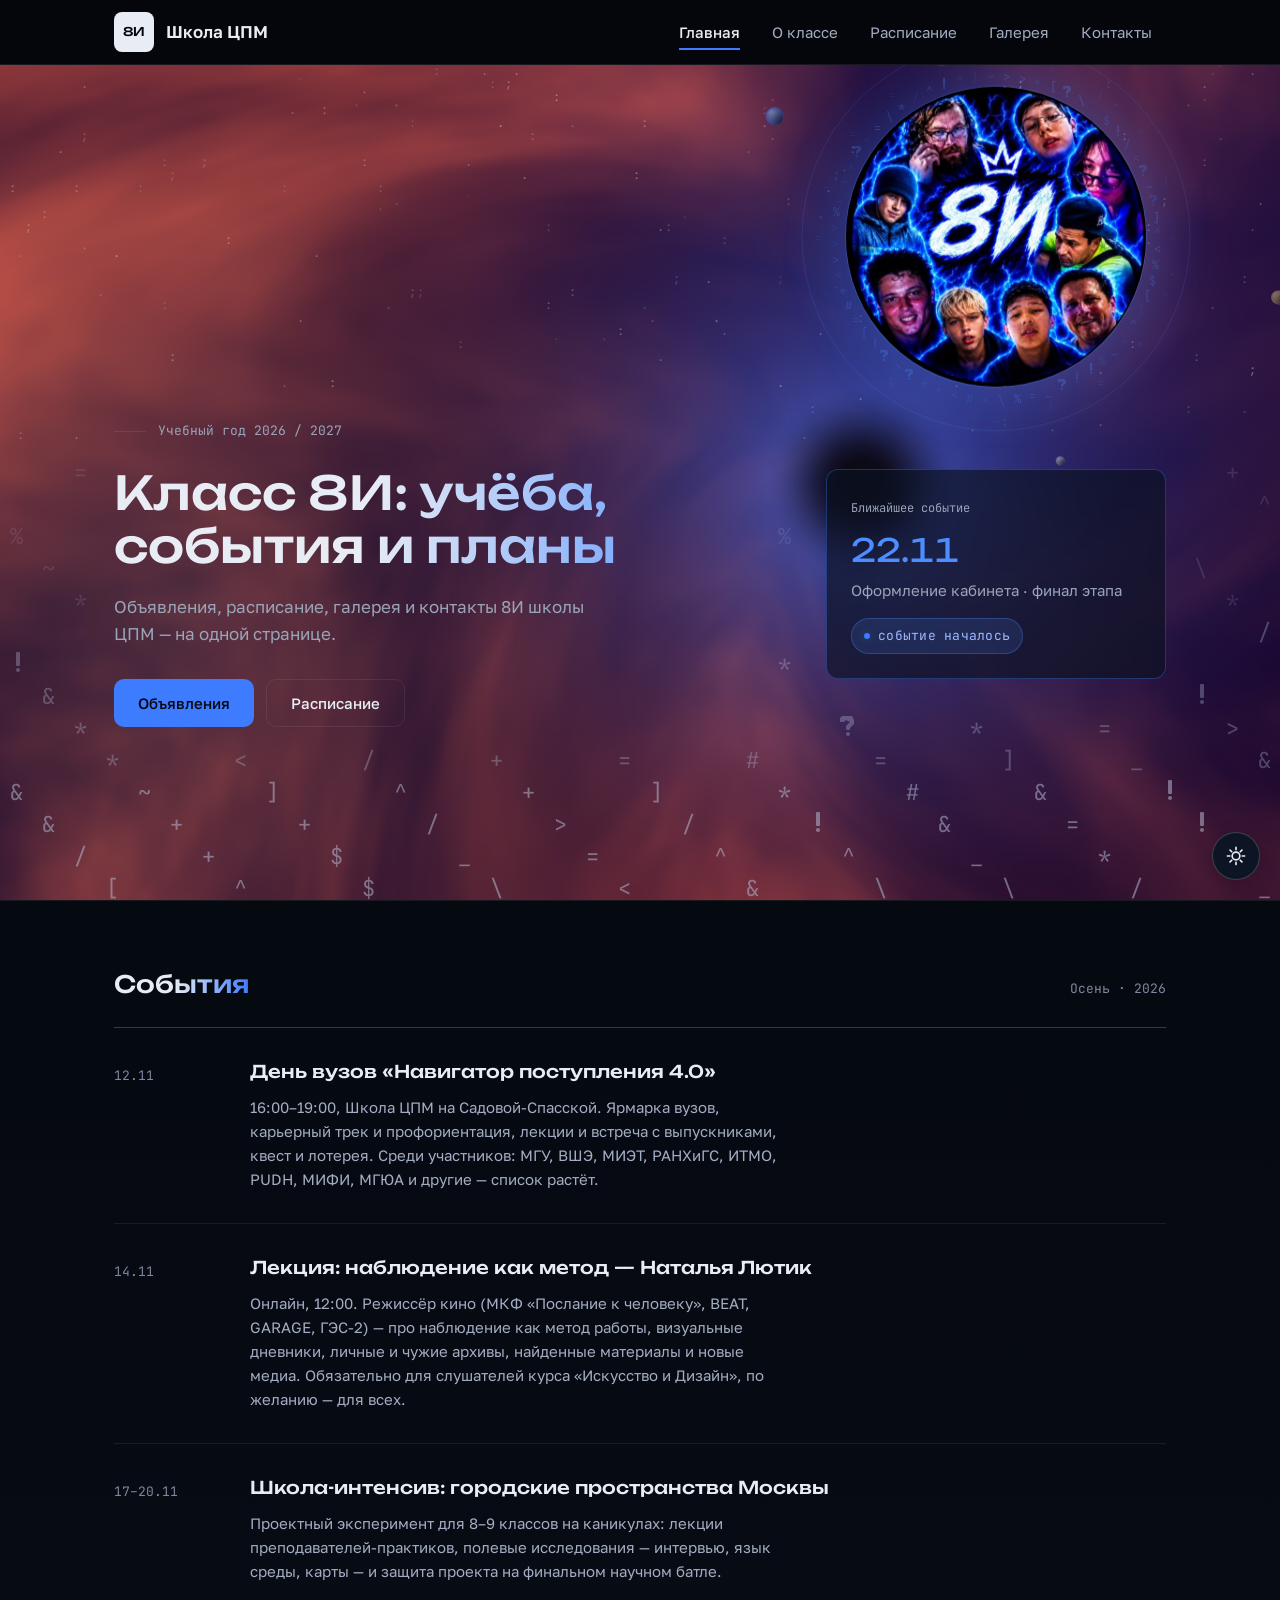
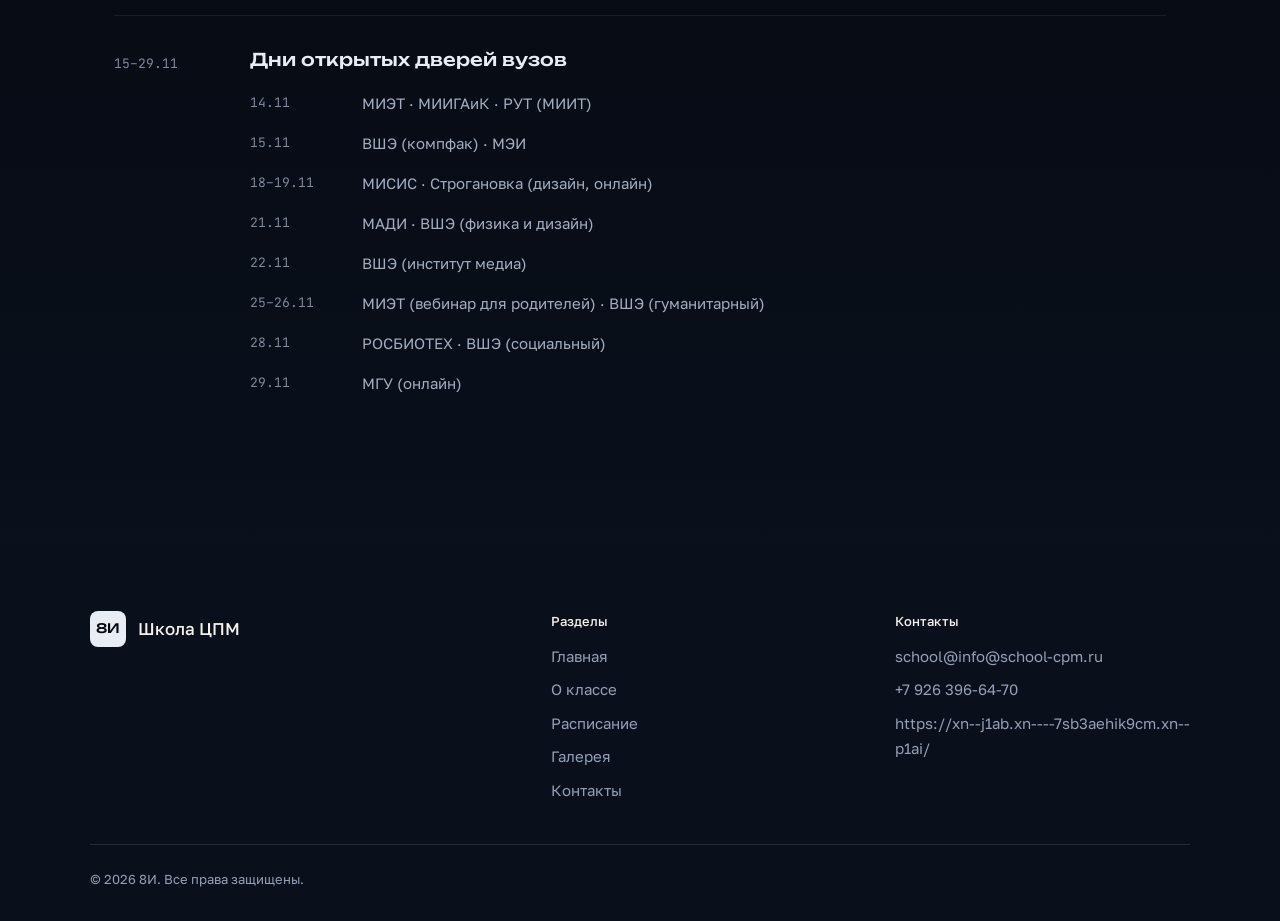
<file: index.html>
<!DOCTYPE html>
<html lang="ru">
<head>
    <meta charset="UTF-8">
    <meta name="viewport" content="width=device-width, initial-scale=1.0">
    <title>Школа ЦПМ — Главная</title>
    <script>
        (function () {
            var t = 'dark';
            try { t = localStorage.getItem('cpm-theme') || 'dark'; } catch (e) {}
            var q = new URLSearchParams(location.search).get('theme');
            if (q === 'light' || q === 'dark') t = q;
            document.documentElement.setAttribute('data-theme', t);
        })();
    </script>
    <link rel="stylesheet" href="css/style.css">
</head>
<body>
    <header>
        <div class="header-inner">
            <div class="brand">
                <span class="logo" aria-hidden="true">8И</span>
                <h1>Школа ЦПМ</h1>
            </div>
            <button class="burger" type="button" aria-label="Открыть меню" aria-expanded="false" aria-controls="site-nav">
                <span></span><span></span><span></span>
            </button>
            <nav id="site-nav" aria-label="Основная навигация">
                <ul>
                    <li><a href="index.html" class="active">Главная</a></li>
                    <li><a href="about.html">О классе</a></li>
                    <li><a href="schedule.html">Расписание</a></li>
                    <li><a href="gallery.html">Галерея</a></li>
                    <li><a href="contacts.html">Контакты</a></li>
                </ul>
            </nav>
        </div>
    </header>

    <main>
        <div class="container">
            <section class="hero hero-sky">
                <canvas id="vortex" aria-hidden="true"></canvas>
                <div id="sky-glow" aria-hidden="true"></div>
                <canvas id="sky" aria-hidden="true"></canvas>
                <img id="sky-planet" class="sky-planet" src="assets/class8n.jpg" alt="" aria-hidden="true" draggable="false">
                <div class="hero-grid">
                    <div class="hero-content">
                        <p class="hero-meta" data-reveal data-stagger="0">Учебный год 2026 / 2027</p>
                        <h2 data-reveal data-stagger="1">Класс 8И: учёба, события и планы</h2>
                        <p class="hero-text" data-reveal data-stagger="2">Объявления, расписание, галерея и контакты 8И школы ЦПМ — на одной странице.</p>
                        <div class="hero-actions" data-reveal data-stagger="3">
                            <a href="#events" class="btn btn-primary">Объявления</a>
                            <a href="schedule.html" class="btn btn-ghost">Расписание</a>
                        </div>
                    </div>
                    <aside class="next-up" data-reveal data-stagger="4" aria-label="Ближайшее событие">
                        <span class="next-up-label">Ближайшее событие</span>
                        <p class="next-up-date">22.11</p>
                        <p class="next-up-text">Оформление кабинета · финал этапа</p>
                        <div class="next-up-count" data-countdown-to="2026-11-22" aria-hidden="true"></div>
                    </aside>
                </div>
            </section>

            <section class="events" id="events">
                <div class="events-head" data-reveal>
                    <h2>События</h2>
                    <span class="events-meta">Осень · 2026</span>
                </div>
                <div class="event-list">
                    <article class="event-row" data-reveal data-stagger="3">
                        <div class="event-date">12.11</div>
                        <div class="event-body">
                            <h3>День вузов «Навигатор поступления 4.0»</h3>
                            <p>16:00–19:00, Школа ЦПМ на Садовой-Спасской. Ярмарка вузов, карьерный трек и профориентация, лекции и встреча с выпускниками, квест и лотерея. Среди участников: МГУ, ВШЭ, МИЭТ, РАНХиГС, ИТМО, РUDН, МИФИ, МГЮА и другие — список растёт.</p>
                        </div>
                    </article>
                    <article class="event-row" data-reveal data-stagger="4">
                        <div class="event-date">14.11</div>
                        <div class="event-body">
                            <h3>Лекция: наблюдение как метод — Наталья Лютик</h3>
                            <p>Онлайн, 12:00. Режиссёр кино (МКФ «Послание к человеку», BEAT, GARAGE, ГЭС-2) — про наблюдение как метод работы, визуальные дневники, личные и чужие архивы, найденные материалы и новые медиа. Обязательно для слушателей курса «Искусство и Дизайн», по желанию — для всех.</p>
                        </div>
                    </article>
                    <article class="event-row" data-reveal data-stagger="5">
                        <div class="event-date">17–20.11</div>
                        <div class="event-body">
                            <h3>Школа-интенсив: городские пространства Москвы</h3>
                            <p>Проектный эксперимент для 8–9 классов на каникулах: лекции преподавателей-практиков, полевые исследования — интервью, язык среды, карты — и защита проекта на финальном научном батле.</p>
                        </div>
                    </article>
                    <article class="event-row" data-reveal data-stagger="6">
                        <div class="event-date">15–29.11</div>
                        <div class="event-body">
                            <h3>Дни открытых дверей вузов</h3>
                            <ul class="event-dates">
                                <li><span class="d">14.11</span><span>МИЭТ · МИИГАиК · РУТ (МИИТ)</span></li>
                                <li><span class="d">15.11</span><span>ВШЭ (компфак) · МЭИ</span></li>
                                <li><span class="d">18–19.11</span><span>МИСИС · Строгановка (дизайн, онлайн)</span></li>
                                <li><span class="d">21.11</span><span>МАДИ · ВШЭ (физика и дизайн)</span></li>
                                <li><span class="d">22.11</span><span>ВШЭ (институт медиа)</span></li>
                                <li><span class="d">25–26.11</span><span>МИЭТ (вебинар для родителей) · ВШЭ (гуманитарный)</span></li>
                                <li><span class="d">28.11</span><span>РОСБИОТЕХ · ВШЭ (социальный)</span></li>
                                <li><span class="d">29.11</span><span>МГУ (онлайн)</span></li>
                            </ul>
                        </div>
                    </article>
                </div>
            </section>
        </div>
    </main>

    <footer>
        <div class="footer-inner">
            <div class="footer-grid">
                <div class="footer-col">
                    <div class="footer-brand"><span class="logo" aria-hidden="true">8И</span><span>Школа ЦПМ</span></div>
                </div>
                <div class="footer-col">
                    <h4>Разделы</h4>
                    <ul>
                        <li><a href="index.html">Главная</a></li>
                        <li><a href="about.html">О классе</a></li>
                        <li><a href="schedule.html">Расписание</a></li>
                        <li><a href="gallery.html">Галерея</a></li>
                        <li><a href="contacts.html">Контакты</a></li>
                    </ul>
                </div>
                <div class="footer-col">
                    <h4>Контакты</h4>
                    <ul>
                        <li><a href="mailto:school@info@school-cpm.ru">school@info@school-cpm.ru</a></li>
                        <li><a href="mailto:+7 926 396-64-70">+7 926 396-64-70</a></li>
                        <li><a href="mailto:https://xn--j1ab.xn----7sb3aehik9cm.xn--p1ai/">https://xn--j1ab.xn----7sb3aehik9cm.xn--p1ai/</a></li>
                    </ul>
                </div>
            </div>
            <div class="footer-bottom">
                <p>&copy; 2026 8И. Все права защищены.</p>
            </div>
        </div>
    </footer>

    <div id="scroll-progress" aria-hidden="true"></div>
    <button id="back-to-top" type="button" aria-label="Наверх">
        <svg viewBox="0 0 24 24" fill="none" stroke="currentColor" stroke-width="2" stroke-linecap="round" stroke-linejoin="round" aria-hidden="true"><path d="M12 19V5M6 11l6-6 6 6"/></svg>
    </button>

    <script src="main.js"></script>
    <script src="vortex.js"></script>
    <script src="sky.js"></script>
    <script src="symbols.js"></script>
</body>
</html>
</file>
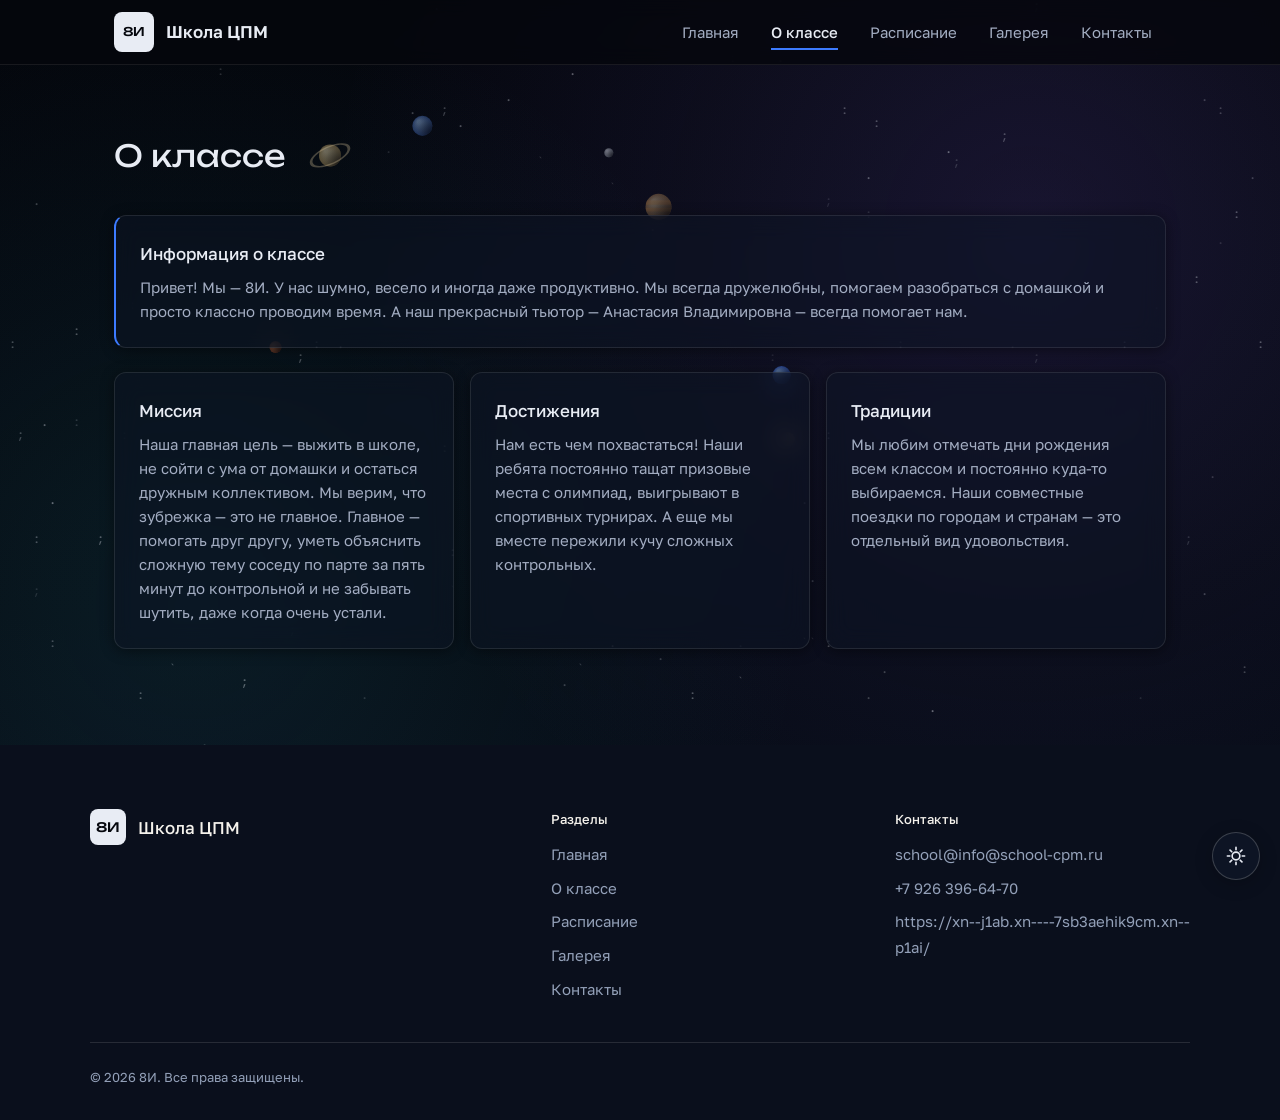
<file: about.html>
<!DOCTYPE html>
<html lang="ru">
<head>
    <meta charset="UTF-8">
    <meta name="viewport" content="width=device-width, initial-scale=1.0">
    <title>Школа ЦПМ — О классе</title>
    <script>
        (function () {
            var t = 'dark';
            try { t = localStorage.getItem('cpm-theme') || 'dark'; } catch (e) {}
            var q = new URLSearchParams(location.search).get('theme');
            if (q === 'light' || q === 'dark') t = q;
            document.documentElement.setAttribute('data-theme', t);
        })();
    </script>
    <link rel="stylesheet" href="css/style.css">
</head>
<body>
    <canvas id="sky-bg" aria-hidden="true"></canvas>
    <header>
        <div class="header-inner">
            <div class="brand">
                <span class="logo" aria-hidden="true">8И</span>
                <h1>Школа ЦПМ</h1>
            </div>
            <button class="burger" type="button" aria-label="Открыть меню" aria-expanded="false" aria-controls="site-nav">
                <span></span><span></span><span></span>
            </button>
            <nav id="site-nav" aria-label="Основная навигация">
                <ul>
                    <li><a href="index.html">Главная</a></li>
                    <li><a href="about.html" class="active">О классе</a></li>
                    <li><a href="schedule.html">Расписание</a></li>
                    <li><a href="gallery.html">Галерея</a></li>
                    <li><a href="contacts.html">Контакты</a></li>
                </ul>
            </nav>
        </div>
    </header>

    <main>
        <div class="container">
            <div class="page-hero">
                <h2 class="page-title">О классе</h2>
            </div>

            <div class="card card-accent">
                <h3>Информация о классе</h3>
                <p>Привет! Мы — 8И. У нас шумно, весело и иногда даже продуктивно. Мы всегда дружелюбны, помогаем разобраться с домашкой и просто классно проводим время. А наш прекрасный тьютор — Анастасия Владимировна — всегда помогает нам.</p>
            </div>

            <div class="card-grid">
                <div class="card">
                    <h3>Миссия</h3>
                    <p>Наша главная цель — выжить в школе, не сойти с ума от домашки и остаться дружным коллективом. Мы верим, что зубрежка — это не главное. Главное — помогать друг другу, уметь объяснить сложную тему соседу по парте за пять минут до контрольной и не забывать шутить, даже когда очень устали.</p>
                </div>
                <div class="card">
                    <h3>Достижения</h3>
                    <p>Нам есть чем похвастаться! Наши ребята постоянно тащат призовые места с олимпиад, выигрывают в спортивных турнирах. А еще мы вместе пережили кучу сложных контрольных.</p>
                </div>
                <div class="card">
                    <h3>Традиции</h3>
                    <p>Мы любим отмечать дни рождения всем классом и постоянно куда-то выбираемся. Наши совместные поездки по городам и странам — это отдельный вид удовольствия.</p>
                </div>
            </div>
        </div>
    </main>

    <footer>
        <div class="footer-inner">
            <div class="footer-grid">
                <div class="footer-col">
                    <div class="footer-brand"><span class="logo" aria-hidden="true">8И</span><span>Школа ЦПМ</span></div>
                </div>
                <div class="footer-col">
                    <h4>Разделы</h4>
                    <ul>
                        <li><a href="index.html">Главная</a></li>
                        <li><a href="about.html">О классе</a></li>
                        <li><a href="schedule.html">Расписание</a></li>
                        <li><a href="gallery.html">Галерея</a></li>
                        <li><a href="contacts.html">Контакты</a></li>
                    </ul>
                </div>
                <div class="footer-col">
                    <h4>Контакты</h4>
                    <ul>
                        <li><a href="mailto:school@info@school-cpm.ru">school@info@school-cpm.ru</a></li>
                        <li><a href="mailto:+7 926 396-64-70">+7 926 396-64-70</a></li>
                        <li><a href="mailto:https://xn--j1ab.xn----7sb3aehik9cm.xn--p1ai/">https://xn--j1ab.xn----7sb3aehik9cm.xn--p1ai/</a></li>
                    </ul>
                </div>
            </div>
            <div class="footer-bottom">
                <p>&copy; 2026 8И. Все права защищены.</p>
            </div>
        </div>
    </footer>

    <div id="scroll-progress" aria-hidden="true"></div>
    <button id="back-to-top" type="button" aria-label="Наверх">
        <svg viewBox="0 0 24 24" fill="none" stroke="currentColor" stroke-width="2" stroke-linecap="round" stroke-linejoin="round" aria-hidden="true"><path d="M12 19V5M6 11l6-6 6 6"/></svg>
    </button>

    <script src="main.js"></script>
    <script src="sky.js"></script>
    <script src="symbols.js"></script>
</body>
</html>
</file>
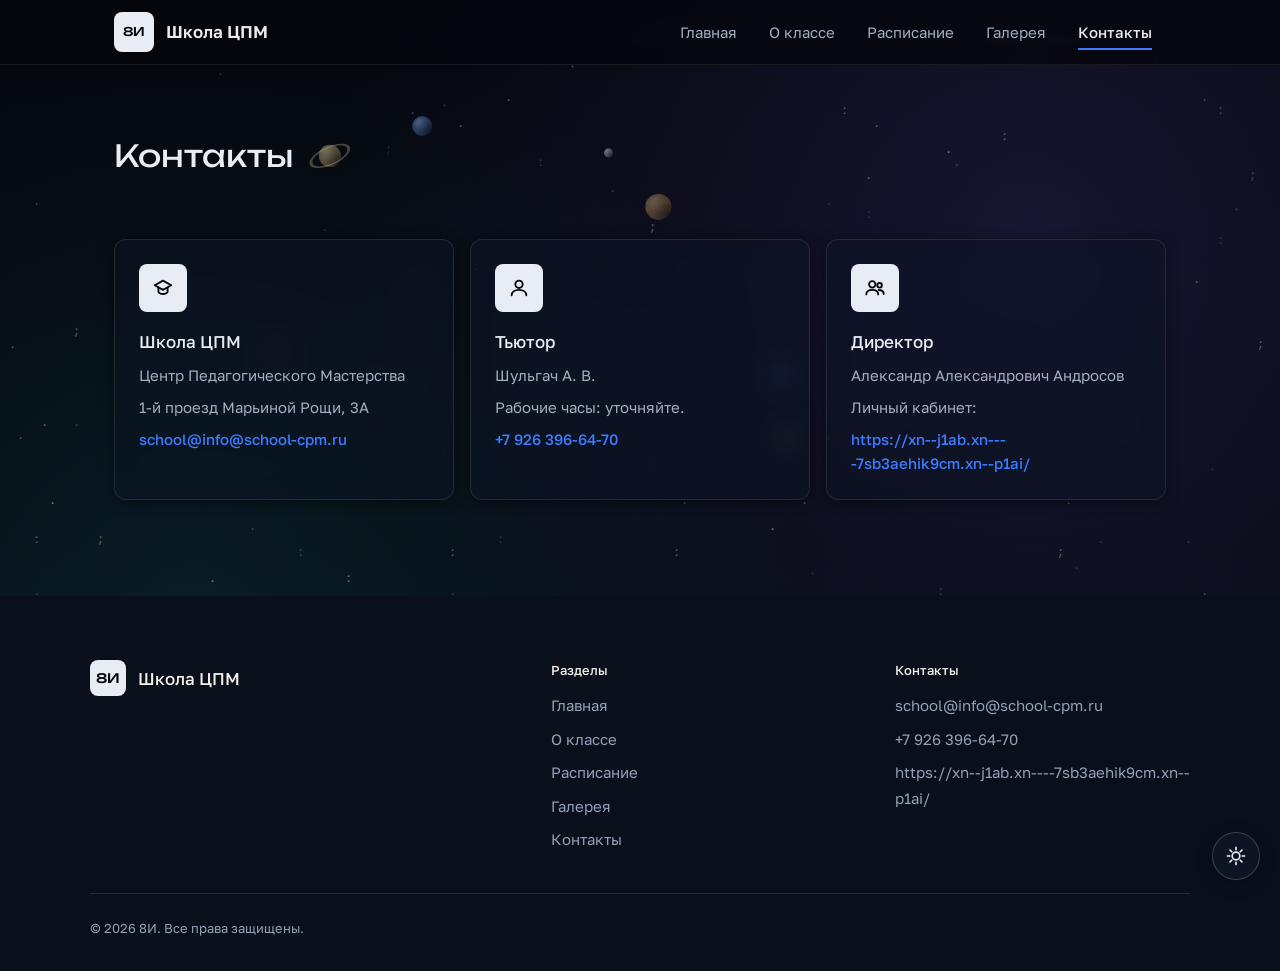
<file: contacts.html>
<!DOCTYPE html>
<html lang="ru">
<head>
    <meta charset="UTF-8">
    <meta name="viewport" content="width=device-width, initial-scale=1.0">
    <title>Школа ЦПМ — Контакты</title>
    <script>
        (function () {
            var t = 'dark';
            try { t = localStorage.getItem('cpm-theme') || 'dark'; } catch (e) {}
            var q = new URLSearchParams(location.search).get('theme');
            if (q === 'light' || q === 'dark') t = q;
            document.documentElement.setAttribute('data-theme', t);
        })();
    </script>
    <link rel="stylesheet" href="css/style.css">
</head>
<body>
    <canvas id="sky-bg" aria-hidden="true"></canvas>
    <header>
        <div class="header-inner">
            <div class="brand">
                <span class="logo" aria-hidden="true">8И</span>
                <h1>Школа ЦПМ</h1>
            </div>
            <button class="burger" type="button" aria-label="Открыть меню" aria-expanded="false" aria-controls="site-nav">
                <span></span><span></span><span></span>
            </button>
            <nav id="site-nav" aria-label="Основная навигация">
                <ul>
                    <li><a href="index.html">Главная</a></li>
                    <li><a href="about.html">О классе</a></li>
                    <li><a href="schedule.html">Расписание</a></li>
                    <li><a href="gallery.html">Галерея</a></li>
                    <li><a href="contacts.html" class="active">Контакты</a></li>
                </ul>
            </nav>
        </div>
    </header>

    <main>
        <div class="container">
            <div class="page-hero">
                <h2 class="page-title">Контакты</h2>
            </div>

            <div class="contact-grid">
                <div class="contact-card">
                    <div class="contact-icon"><svg viewBox="0 0 24 24" fill="none" stroke="currentColor" stroke-width="2" stroke-linecap="round" stroke-linejoin="round" aria-hidden="true"><path d="M3 9l9-5 9 5-9 5-9-5z"/><path d="M7 11.5V16c0 1.2 2.2 2.5 5 2.5s5-1.3 5-2.5v-4.5"/></svg></div>
                    <h3> Школа ЦПМ</h3>
                    <p> Центр Педагогического Мастерства</p>
                    <p>1-й проезд Марьиной Рощи, 3А</p>
                    <p><a href="mailto:school@info@school-cpm.ru">school@info@school-cpm.ru</a></p>
                </div>
                <div class="contact-card">
                    <div class="contact-icon"><svg viewBox="0 0 24 24" fill="none" stroke="currentColor" stroke-width="2" stroke-linecap="round" stroke-linejoin="round" aria-hidden="true"><circle cx="12" cy="8" r="4"/><path d="M4 20c0-4 3.6-6 8-6s8 2 8 6"/></svg></div>
                    <h3>Тьютор</h3>
                    <p>Шульгач А. В.</p>
                    <p>Рабочие часы: уточняйте.</p>
                    <p><a href="mailto:+7 926 396-64-70">+7 926 396-64-70</a></p>
                </div>
                <div class="contact-card">
                    <div class="contact-icon"><svg viewBox="0 0 24 24" fill="none" stroke="currentColor" stroke-width="2" stroke-linecap="round" stroke-linejoin="round" aria-hidden="true"><circle cx="9" cy="8" r="3.5"/><circle cx="17" cy="9" r="2.5"/><path d="M2.5 19c0-3.3 2.9-5 6.5-5s6.5 1.7 6.5 5"/><path d="M16 14.2c3 0 5.5 1.3 5.5 4.3"/></svg></div>
                    <h3>Директор</h3>
                    <p>Александр Александрович Андросов</p>
                    <p>Личный кабинет:</p>
                    <p><a href="https://xn--j1ab.xn----7sb3aehik9cm.xn--p1ai/" target="_blank" rel="noopener noreferrer">https://xn--j1ab.xn----7sb3aehik9cm.xn--p1ai/</a></p>
                </div>
            </div>
        </div>
    </main>

    <footer>
        <div class="footer-inner">
            <div class="footer-grid">
                <div class="footer-col">
                    <div class="footer-brand"><span class="logo" aria-hidden="true">8И</span><span> Школа ЦПМ</span></div>
                </div>
                <div class="footer-col">
                    <h4>Разделы</h4>
                    <ul>
                        <li><a href="index.html">Главная</a></li>
                        <li><a href="about.html">О классе</a></li>
                        <li><a href="schedule.html">Расписание</a></li>
                        <li><a href="gallery.html">Галерея</a></li>
                        <li><a href="contacts.html">Контакты</a></li>
                    </ul>
                </div>
                <div class="footer-col">
                    <h4>Контакты</h4>
                    <ul>
                        <li><a href="mailto:school@info@school-cpm.ru">school@info@school-cpm.ru</a></li>
                        <li><a href="mailto:+7 926 396-64-70">+7 926 396-64-70</a></li>
                        <li><a href="mailto:https://xn--j1ab.xn----7sb3aehik9cm.xn--p1ai/">https://xn--j1ab.xn----7sb3aehik9cm.xn--p1ai/</a></li>
                    </ul>
                </div>
            </div>
            <div class="footer-bottom">
                <p>&copy; 2026 8И. Все права защищены.</p>
            </div>
        </div>
    </footer>

    <div id="scroll-progress" aria-hidden="true"></div>
    <button id="back-to-top" type="button" aria-label="Наверх">
        <svg viewBox="0 0 24 24" fill="none" stroke="currentColor" stroke-width="2" stroke-linecap="round" stroke-linejoin="round" aria-hidden="true"><path d="M12 19V5M6 11l6-6 6 6"/></svg>
    </button>

    <script src="main.js"></script>
    <script src="sky.js"></script>
    <script src="symbols.js"></script>
</body>
</html>
</file>
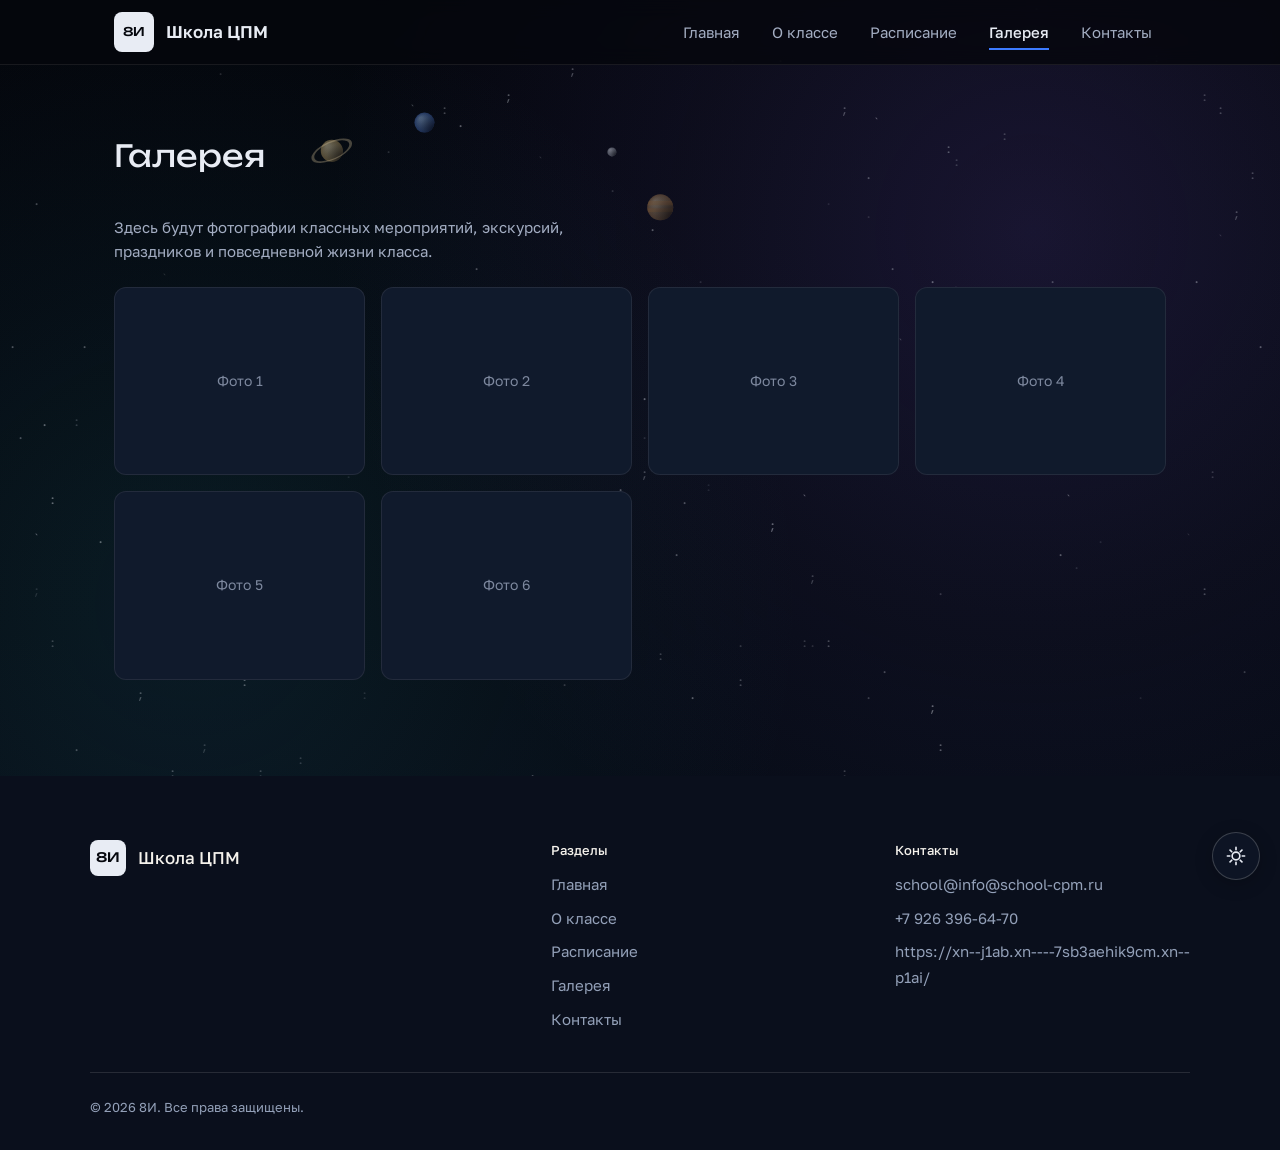
<file: gallery.html>
<!DOCTYPE html>
<html lang="ru">
<head>
    <meta charset="UTF-8">
    <meta name="viewport" content="width=device-width, initial-scale=1.0">
    <title>Школа ЦПМ — Галерея</title>
    <script>
        (function () {
            var t = 'dark';
            try { t = localStorage.getItem('cpm-theme') || 'dark'; } catch (e) {}
            var q = new URLSearchParams(location.search).get('theme');
            if (q === 'light' || q === 'dark') t = q;
            document.documentElement.setAttribute('data-theme', t);
        })();
    </script>
    <link rel="stylesheet" href="css/style.css">
</head>
<body>
    <canvas id="sky-bg" aria-hidden="true"></canvas>
    <header>
        <div class="header-inner">
            <div class="brand">
                <span class="logo" aria-hidden="true">8И</span>
                <h1>Школа ЦПМ</h1>
            </div>
            <button class="burger" type="button" aria-label="Открыть меню" aria-expanded="false" aria-controls="site-nav">
                <span></span><span></span><span></span>
            </button>
            <nav id="site-nav" aria-label="Основная навигация">
                <ul>
                    <li><a href="index.html">Главная</a></li>
                    <li><a href="about.html">О классе</a></li>
                    <li><a href="schedule.html">Расписание</a></li>
                    <li><a href="gallery.html" class="active">Галерея</a></li>
                    <li><a href="contacts.html">Контакты</a></li>
                </ul>
            </nav>
        </div>
    </header>

    <main>
        <div class="container">
            <div class="page-hero">
                <h2 class="page-title">Галерея</h2>
            </div>

            <p class="gallery-intro">Здесь будут фотографии классных мероприятий, экскурсий, праздников и повседневной жизни класса.</p>

            <div class="gallery-grid">
                <div class="gallery-item">
                    <div class="gallery-placeholder">Фото 1</div>
                </div>
                <div class="gallery-item">
                    <div class="gallery-placeholder">Фото 2</div>
                </div>
                <div class="gallery-item">
                    <div class="gallery-placeholder">Фото 3</div>
                </div>
                <div class="gallery-item">
                    <div class="gallery-placeholder">Фото 4</div>
                </div>
                <div class="gallery-item">
                    <div class="gallery-placeholder">Фото 5</div>
                </div>
                <div class="gallery-item">
                    <div class="gallery-placeholder">Фото 6</div>
                </div>
            </div>
        </div>
    </main>

    <footer>
        <div class="footer-inner">
            <div class="footer-grid">
                <div class="footer-col">
                    <div class="footer-brand"><span class="logo" aria-hidden="true">8И</span><span>Школа ЦПМ</span></div>
                </div>
                <div class="footer-col">
                    <h4>Разделы</h4>
                    <ul>
                        <li><a href="index.html">Главная</a></li>
                        <li><a href="about.html">О классе</a></li>
                        <li><a href="schedule.html">Расписание</a></li>
                        <li><a href="gallery.html">Галерея</a></li>
                        <li><a href="contacts.html">Контакты</a></li>
                    </ul>
                </div>
                <div class="footer-col">
                    <h4>Контакты</h4>
                    <ul>
                        <li><a href="mailto:school@info@school-cpm.ru">school@info@school-cpm.ru</a></li>
                        <li><a href="mailto:+7 926 396-64-70">+7 926 396-64-70</a></li>
                        <li><a href="mailto:https://xn--j1ab.xn----7sb3aehik9cm.xn--p1ai/">https://xn--j1ab.xn----7sb3aehik9cm.xn--p1ai/</a></li>
                    </ul>
                </div>
            </div>
            <div class="footer-bottom">
                <p>&copy; 2026 8И. Все права защищены.</p>
            </div>
        </div>
    </footer>

    <div id="scroll-progress" aria-hidden="true"></div>
    <button id="back-to-top" type="button" aria-label="Наверх">
        <svg viewBox="0 0 24 24" fill="none" stroke="currentColor" stroke-width="2" stroke-linecap="round" stroke-linejoin="round" aria-hidden="true"><path d="M12 19V5M6 11l6-6 6 6"/></svg>
    </button>

    <script src="main.js"></script>
    <script src="sky.js"></script>
    <script src="symbols.js"></script>
</body>
</html>
</file>
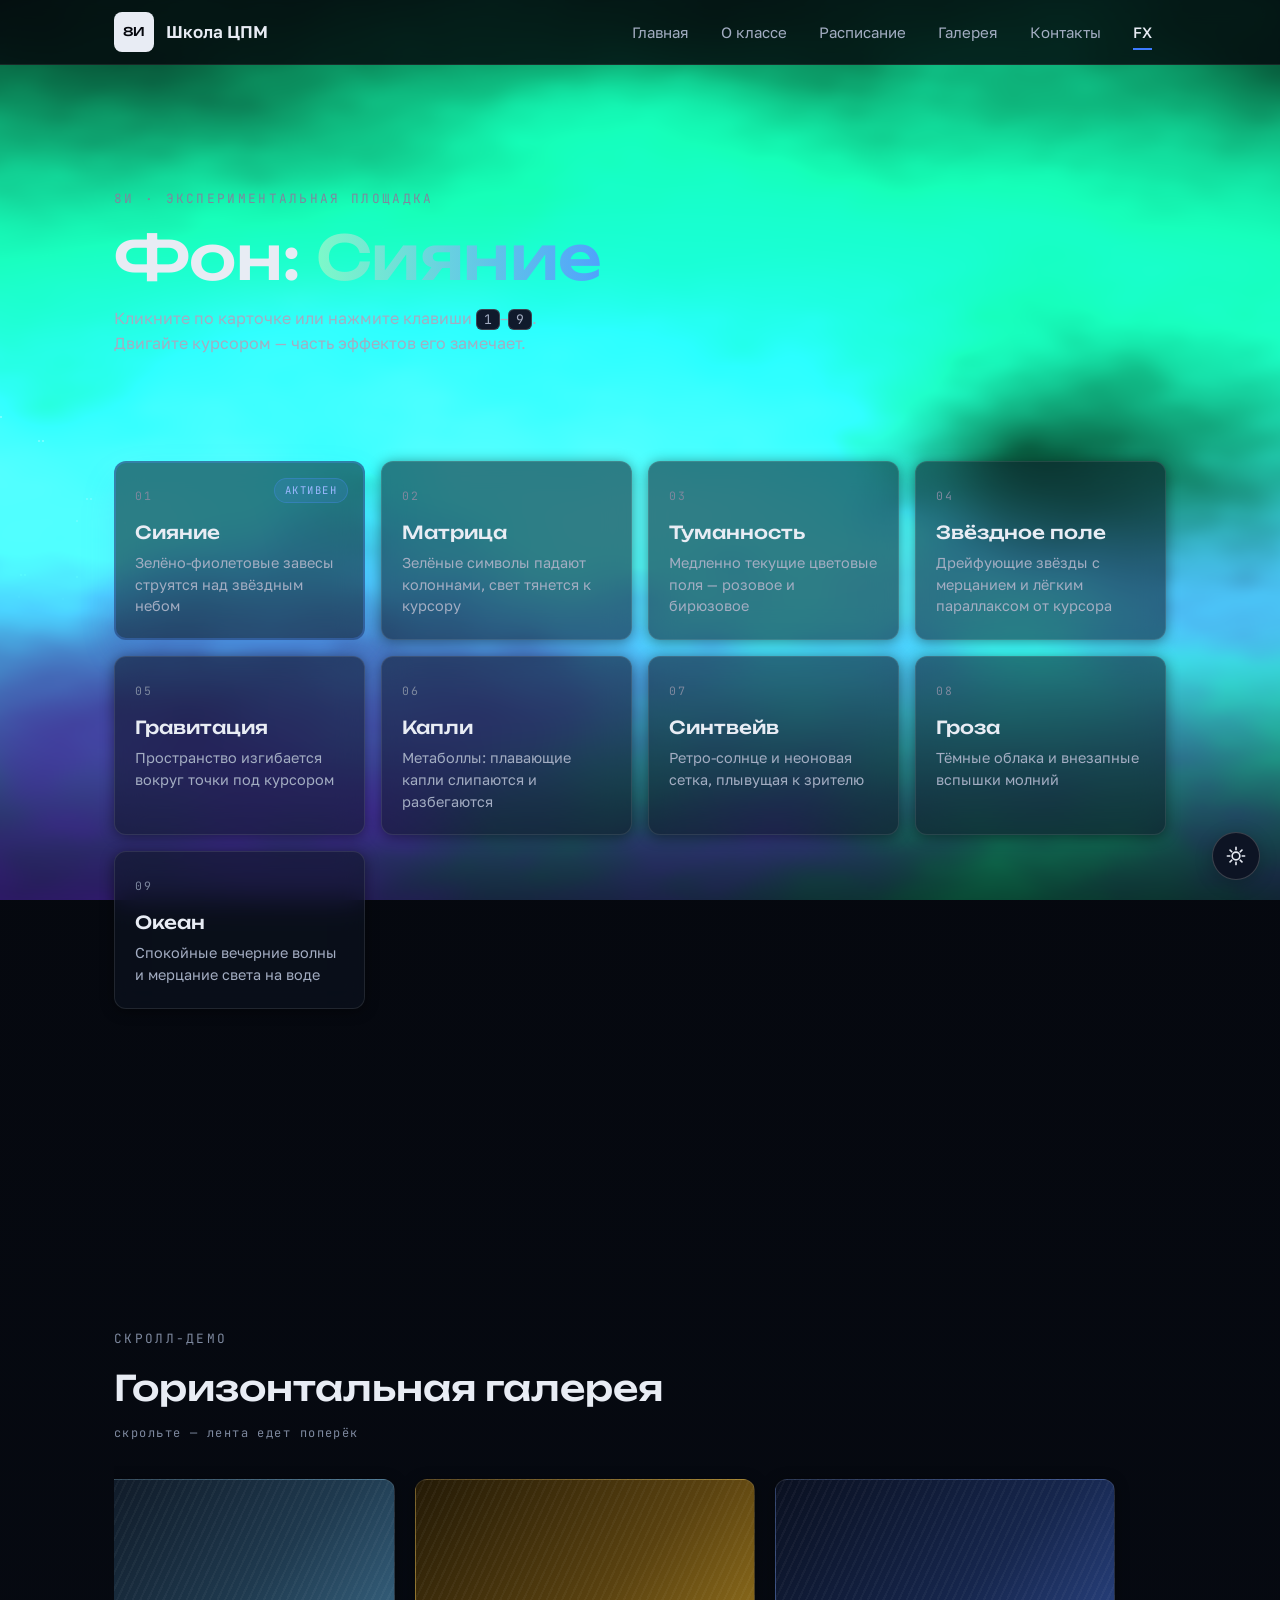
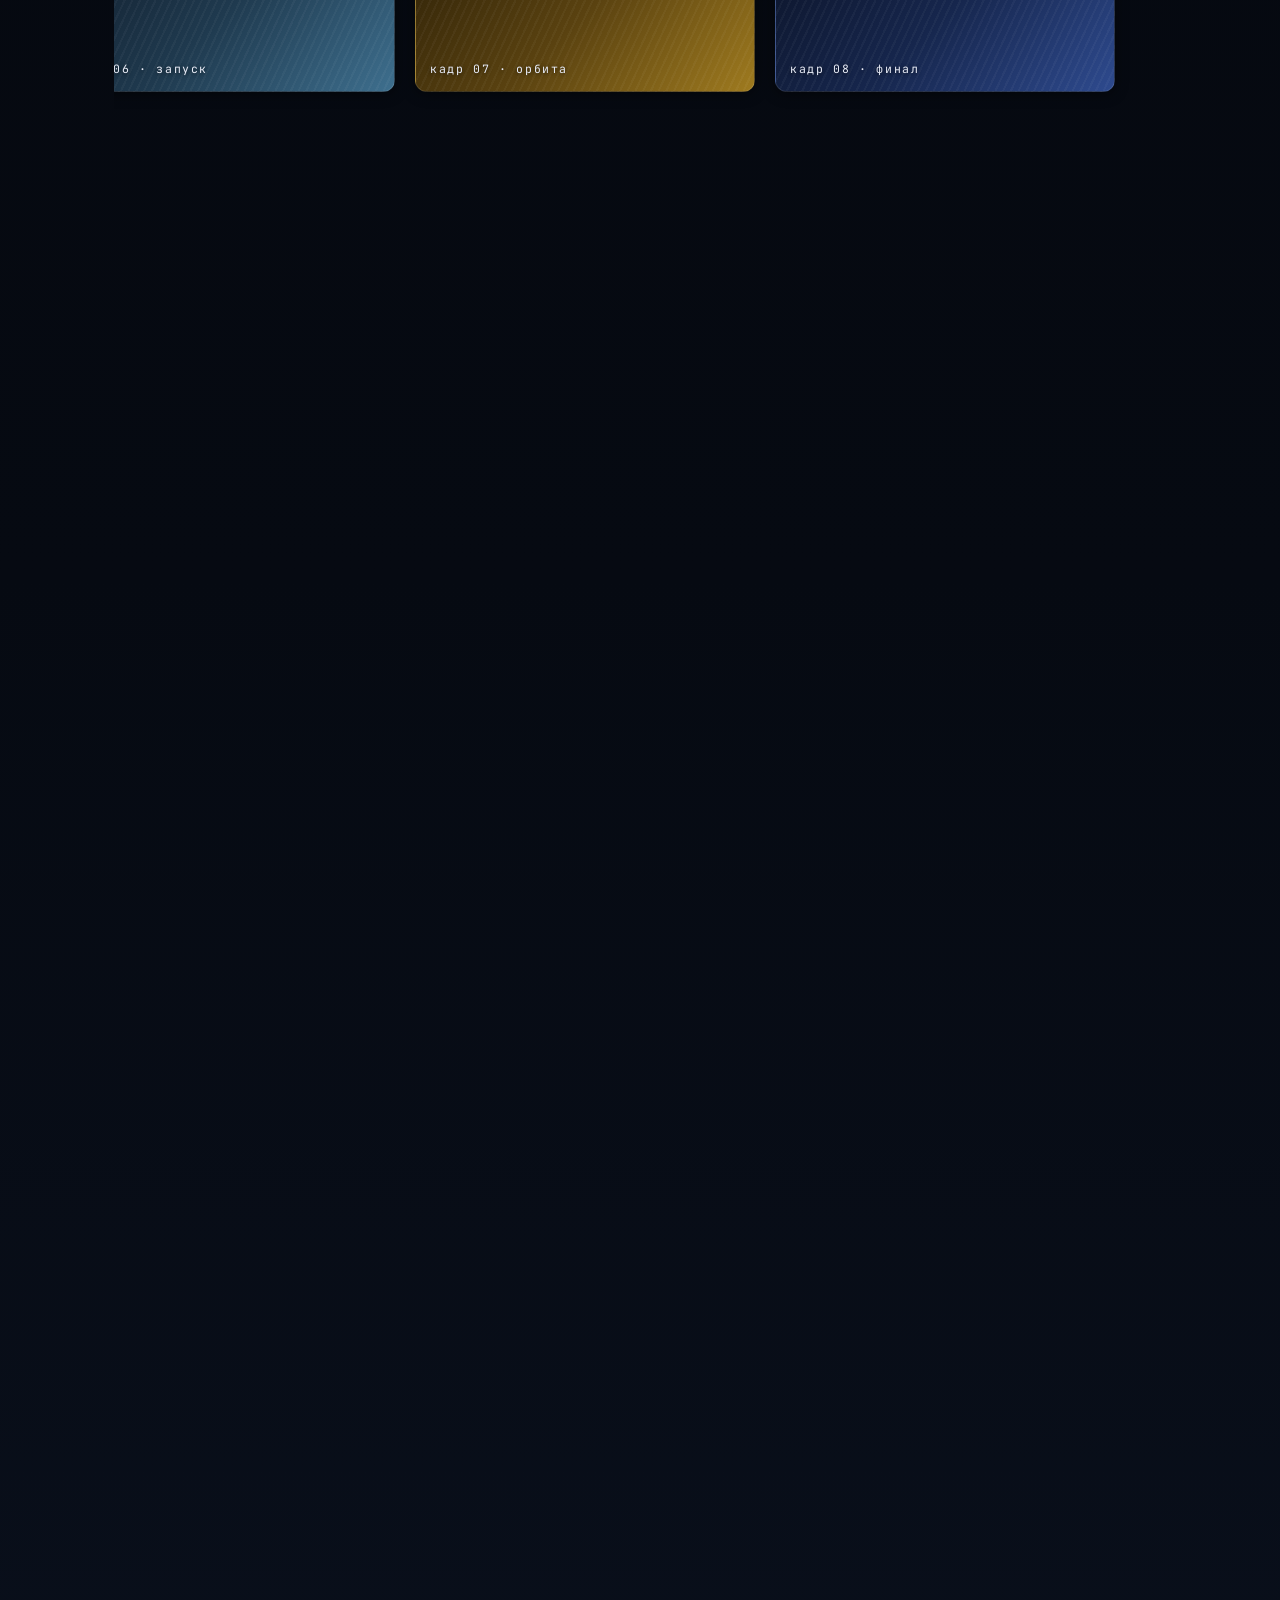
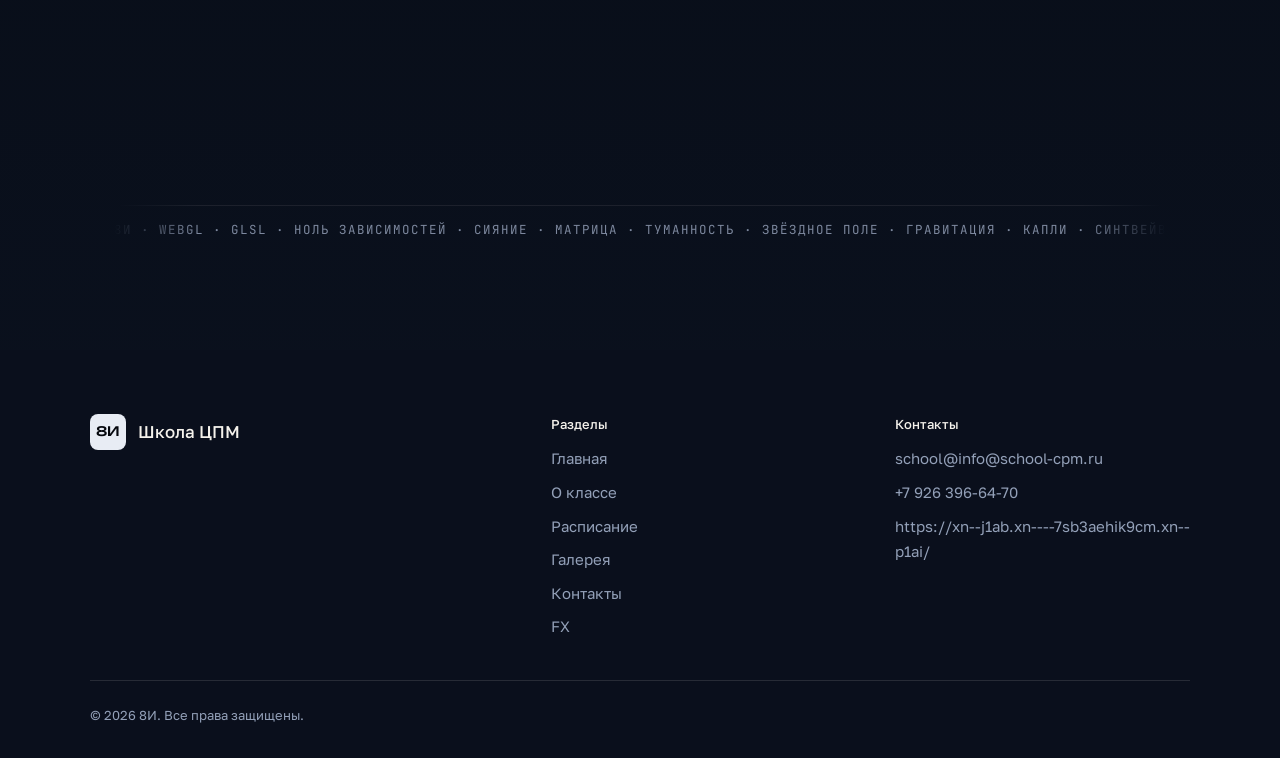
<file: play.html>
<!DOCTYPE html>
<html lang="ru">
<head>
    <meta charset="UTF-8">
    <meta name="viewport" content="width=device-width, initial-scale=1.0">
    <title>Школа ЦПМ — FX-плейграунд</title>
    <script>document.documentElement.setAttribute('data-theme', 'dark');</script>
    <link rel="stylesheet" href="css/style.css">
    <link rel="stylesheet" href="css/fx.css">
</head>
<body class="fx-page">
    <canvas id="fx-bg" aria-hidden="true"></canvas>
    <div id="fx-fallback" class="fx-fallback" hidden>
        <p>WebGL недоступен в этом браузере —<br>фон выключен, но страница работает как обычно</p>
    </div>

    <header>
        <div class="header-inner">
            <div class="brand">
                <span class="logo" aria-hidden="true">8И</span>
                <h1>Школа ЦПМ</h1>
            </div>
            <button class="burger" type="button" aria-label="Открыть меню" aria-expanded="false" aria-controls="site-nav">
                <span></span><span></span><span></span>
            </button>
            <nav id="site-nav" aria-label="Основная навигация">
                <ul>
                    <li><a href="index.html">Главная</a></li>
                    <li><a href="about.html">О классе</a></li>
                    <li><a href="schedule.html">Расписание</a></li>
                    <li><a href="gallery.html">Галерея</a></li>
                    <li><a href="contacts.html">Контакты</a></li>
                    <li><a href="play.html" class="active">FX</a></li>
                </ul>
            </nav>
        </div>
    </header>

    <main class="fx-main">
        <div class="container">
            <section class="fx-hero">
                <p class="fx-kicker">8И · экспериментальная площадка</p>
                <h2 class="fx-title" data-reveal>Фон: <span id="fx-name" class="fx-title-em">Сияние</span></h2>
                <p class="fx-sub" data-reveal data-stagger="1">
                    Кликните по карточке или нажмите клавиши <kbd>1</kbd>–<kbd>9</kbd>.
                    Двигайте курсором — часть эффектов его замечает.
                </p>
            </section>

            <section class="fx-grid" aria-label="Выбор шейдерного фона">
                <article class="fx-card is-active" data-fx="aurora" tabindex="0" role="button" aria-pressed="true" data-reveal data-stagger="0">
                    <span class="fx-card-num">01</span>
                    <span class="fx-card-state">активен</span>
                    <h3>Сияние</h3>
                    <p>Зелёно-фиолетовые завесы струятся над звёздным небом</p>
                </article>
                <article class="fx-card" data-fx="matrix" tabindex="0" role="button" aria-pressed="false" data-reveal data-stagger="1">
                    <span class="fx-card-num">02</span>
                    <span class="fx-card-state">активен</span>
                    <h3>Матрица</h3>
                    <p>Зелёные символы падают колоннами, свет тянется к курсору</p>
                </article>
                <article class="fx-card" data-fx="nebula" tabindex="0" role="button" aria-pressed="false" data-reveal data-stagger="2">
                    <span class="fx-card-num">03</span>
                    <span class="fx-card-state">активен</span>
                    <h3>Туманность</h3>
                    <p>Медленно текущие цветовые поля — розовое и бирюзовое</p>
                </article>
                <article class="fx-card" data-fx="stars" tabindex="0" role="button" aria-pressed="false" data-reveal data-stagger="3">
                    <span class="fx-card-num">04</span>
                    <span class="fx-card-state">активен</span>
                    <h3>Звёздное поле</h3>
                    <p>Дрейфующие звёзды с мерцанием и лёгким параллаксом от курсора</p>
                </article>
                <article class="fx-card" data-fx="vortex" tabindex="0" role="button" aria-pressed="false" data-reveal data-stagger="4">
                    <span class="fx-card-num">05</span>
                    <span class="fx-card-state">активен</span>
                    <h3>Гравитация</h3>
                    <p>Пространство изгибается вокруг точки под курсором</p>
                </article>
                <article class="fx-card" data-fx="goo" tabindex="0" role="button" aria-pressed="false" data-reveal data-stagger="5">
                    <span class="fx-card-num">06</span>
                    <span class="fx-card-state">активен</span>
                    <h3>Капли</h3>
                    <p>Метаболлы: плавающие капли слипаются и разбегаются</p>
                </article>
                <article class="fx-card" data-fx="synthwave" tabindex="0" role="button" aria-pressed="false" data-reveal data-stagger="6">
                    <span class="fx-card-num">07</span>
                    <span class="fx-card-state">активен</span>
                    <h3>Синтвейв</h3>
                    <p>Ретро-солнце и неоновая сетка, плывущая к зрителю</p>
                </article>
                <article class="fx-card" data-fx="storm" tabindex="0" role="button" aria-pressed="false" data-reveal data-stagger="7">
                    <span class="fx-card-num">08</span>
                    <span class="fx-card-state">активен</span>
                    <h3>Гроза</h3>
                    <p>Тёмные облака и внезапные вспышки молний</p>
                </article>
                <article class="fx-card" data-fx="ocean" tabindex="0" role="button" aria-pressed="false" data-reveal data-stagger="8">
                    <span class="fx-card-num">09</span>
                    <span class="fx-card-state">активен</span>
                    <h3>Океан</h3>
                    <p>Спокойные вечерние волны и мерцание света на воде</p>
                </article>
            </section>

            <section class="fx-hscroll" id="fx-hs-sec" aria-label="Демо: горизонтальная галерея на скролле">
                <div class="fx-hs-sticky">
                    <div class="fx-hs-head" data-reveal>
                        <p class="fx-hs-kicker">Скролл-демо</p>
                        <h3 class="fx-hs-title">Горизонтальная галерея</h3>
                        <p class="fx-hs-hint">скрольте — лента едет поперёк</p>
                    </div>
                    <div class="fx-hs-strip" id="fx-hs-strip">
                        <div class="fx-hs-tile"><span class="fx-hs-cap">кадр 01 · небо</span></div>
                        <div class="fx-hs-tile"><span class="fx-hs-cap">кадр 02 · лаборатория</span></div>
                        <div class="fx-hs-tile"><span class="fx-hs-cap">кадр 03 · код</span></div>
                        <div class="fx-hs-tile"><span class="fx-hs-cap">кадр 04 · сеть</span></div>
                        <div class="fx-hs-tile"><span class="fx-hs-cap">кадр 05 · алгоритмы</span></div>
                        <div class="fx-hs-tile"><span class="fx-hs-cap">кадр 06 · запуск</span></div>
                        <div class="fx-hs-tile"><span class="fx-hs-cap">кадр 07 · орбита</span></div>
                        <div class="fx-hs-tile"><span class="fx-hs-cap">кадр 08 · финал</span></div>
                    </div>
                </div>
            </section>

            <div class="fx-marquee" aria-hidden="true">
                <div class="fx-marquee-track">
                    <span>8И · webgl · glsl · ноль зависимостей · сияние · матрица · туманность · звёздное поле · гравитация · капли · синтвейв · гроза · океан ·&nbsp;</span>
                    <span>8И · webgl · glsl · ноль зависимостей · сияние · матрица · туманность · звёздное поле · гравитация · капли · синтвейв · гроза · океан ·&nbsp;</span>
                </div>
            </div>
        </div>
    </main>

    <footer>
        <div class="footer-inner">
            <div class="footer-grid">
                <div class="footer-col">
                    <div class="footer-brand"><span class="logo" aria-hidden="true">8И</span><span>Школа ЦПМ</span></div>
                </div>
                <div class="footer-col">
                    <h4>Разделы</h4>
                    <ul>
                        <li><a href="index.html">Главная</a></li>
                        <li><a href="about.html">О классе</a></li>
                        <li><a href="schedule.html">Расписание</a></li>
                        <li><a href="gallery.html">Галерея</a></li>
                        <li><a href="contacts.html">Контакты</a></li>
                        <li><a href="play.html">FX</a></li>
                    </ul>
                </div>
                <div class="footer-col">
                    <h4>Контакты</h4>
                    <ul>
                        <li><a href="mailto:school@info@school-cpm.ru">school@info@school-cpm.ru</a></li>
                        <li><a href="mailto:+7 926 396-64-70">+7 926 396-64-70</a></li>
                        <li><a href="mailto:https://xn--j1ab.xn----7sb3aehik9cm.xn--p1ai/">https://xn--j1ab.xn----7sb3aehik9cm.xn--p1ai/</a></li>
                    </ul>
                </div>
            </div>
            <div class="footer-bottom">
                <p>&copy; 2026 8И. Все права защищены.</p>
            </div>
        </div>
    </footer>

    <div id="scroll-progress" aria-hidden="true"></div>
    <button id="back-to-top" type="button" aria-label="Наверх">
        <svg viewBox="0 0 24 24" fill="none" stroke="currentColor" stroke-width="2" stroke-linecap="round" stroke-linejoin="round" aria-hidden="true"><path d="M12 19V5M6 11l6-6 6 6"/></svg>
    </button>

    <script src="main.js"></script>
    <script src="fx.js"></script>
    <script>
    /* Горизонтальная галерея: sticky-секция, лента едет поперёк при скролле.
       Только play.html; без зависимостей; при prefers-reduced-motion — нативный скролл из CSS. */
    (function () {
        'use strict';
        var wrap = document.getElementById('fx-hs-sec');
        var strip = document.getElementById('fx-hs-strip');
        if (!wrap || !strip) return;
        if (window.matchMedia('(prefers-reduced-motion: reduce)').matches) return;

        var target = 0;
        var maxShift = 0;
        var raf = 0;

        function measure() {
            var r = wrap.getBoundingClientRect();
            var span = r.height - window.innerHeight;
            target = span > 0 ? Math.min(1, Math.max(0, -r.top / span)) : 0;
            maxShift = Math.max(0, strip.scrollWidth - (strip.parentElement ? strip.parentElement.clientWidth : window.innerWidth));
        }

        function tick() {
            raf = 0;
            measure();
            strip.style.transform = 'translateX(' + (-target * maxShift).toFixed(1) + 'px)';
        }

        function onScroll() {
            var r = wrap.getBoundingClientRect();
            if (r.top < window.innerHeight && r.bottom > 0 && !raf) {
                raf = requestAnimationFrame(tick);
            }
        }

        window.addEventListener('scroll', onScroll, { passive: true });
        window.addEventListener('resize', onScroll, { passive: true });
        onScroll();
    })();
    </script>
</body>
</html>
</file>
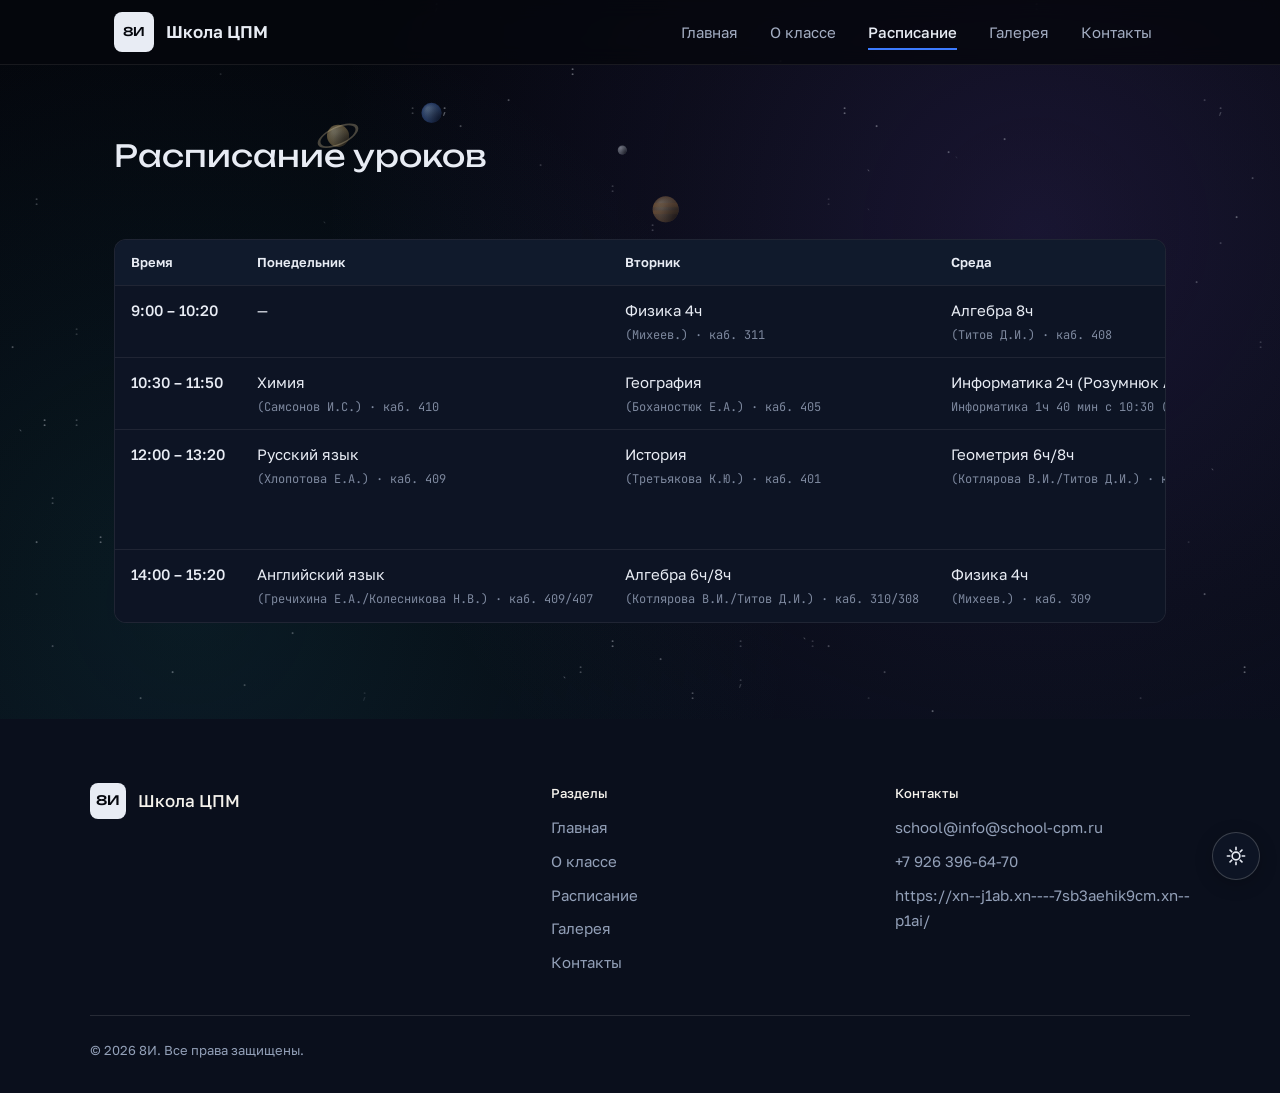
<file: schedule.html>
<!DOCTYPE html>
<html lang="ru">
<head>
    <meta charset="UTF-8">
    <meta name="viewport" content="width=device-width, initial-scale=1.0">
    <title>Школа ЦПМ — Расписание</title>
    <script>
        (function () {
            var t = 'dark';
            try { t = localStorage.getItem('cpm-theme') || 'dark'; } catch (e) {}
            var q = new URLSearchParams(location.search).get('theme');
            if (q === 'light' || q === 'dark') t = q;
            document.documentElement.setAttribute('data-theme', t);
        })();
    </script>
    <link rel="stylesheet" href="css/style.css">
</head>
<body>
    <canvas id="sky-bg" aria-hidden="true"></canvas>
    <header>
        <div class="header-inner">
            <div class="brand">
                <span class="logo" aria-hidden="true">8И</span>
                <h1>Школа ЦПМ</h1>
            </div>
            <button class="burger" type="button" aria-label="Открыть меню" aria-expanded="false" aria-controls="site-nav">
                <span></span><span></span><span></span>
            </button>
            <nav id="site-nav" aria-label="Основная навигация">
                <ul>
                    <li><a href="index.html">Главная</a></li>
                    <li><a href="about.html">О классе</a></li>
                    <li><a href="schedule.html" class="active">Расписание</a></li>
                    <li><a href="gallery.html">Галерея</a></li>
                    <li><a href="contacts.html">Контакты</a></li>
                </ul>
            </nav>
        </div>
    </header>

    <main>
        <div class="container">
            <div class="page-hero">
                <h2 class="page-title">Расписание уроков</h2>
            </div>

            <div class="table-wrap">
    <table class="schedule-table">
        <thead>
            <tr>
                <th>Время</th>
                <th>Понедельник</th>
                <th>Вторник</th>
                <th>Среда</th>
                <th>Четверг</th>
                <th>Пятница</th>
                <th>Суббота</th>
            </tr>
        </thead>
        <tbody>
            <tr>
                <td>9:00 – 10:20</td>
                <td>—</td>
                <td>Физика 4ч<br><span class="room">(Михеев.) · каб. 311</span></td>
                <td>Алгебра 8ч<br><span class="room">(Титов Д.И.) · каб. 408</span></td>
                <td>Литература<br><span class="room">(Спельникова Г.С.) · каб. 401</span></td>
                <td>Физика 2ч<br><span class="room">(Коновалова А.В.) · каб. 405</span></td>
                <td>Профориентационный семинар 9:10–10:40<br><span class="room">онлайн</span></td>
            </tr>
            <tr>
                <td>10:30 – 11:50</td>
                <td>Химия<br><span class="room">(Самсонов И.С.) · каб. 410</span></td>
                <td>География<br><span class="room">(Боханостюк Е.А.) · каб. 405</span></td>
                <td>Информатика 2ч (Розумнюк А.А.) · каб. 306<br>
                    <span class="room">Информатика 1ч 40 мин с 10:30 (Новиков Д.М.) · каб. 307</span>
                </td>
                <td>Биология<br><span class="room">(Язвенко О.О.) · каб. 401</span></td>
                <td>Физическая культура<br><span class="room">(Артеменко А.В.) · спортзал</span></td>
                <td>Профориентационный семинар 10:50–12:20<br><span class="room">онлайн</span></td>
            </tr>
            <tr>
                <td>12:00 – 13:20</td>
                <td>Русский язык<br><span class="room">(Хлопотова Е.А.) · каб. 409</span></td>
                <td>История<br><span class="room">(Третьякова К.Ю.) · каб. 401</span></td>
                <td>Геометрия 6ч/8ч<br><span class="room">(Котлярова В.И./Титов Д.И.) · каб. 402/408</span></td>
                <td>Алгебра 6ч 40 мин<br>
                    Вероятность и статистика 8ч 40 мин<br>
                    Геометрия 8ч<br>
                    <span class="room">(Котлярова В.И./Титов Д.И.) · каб. 303/409</span>
                </td>
                <td><i>Разговоры о важном 40 мин (Шульгач А.В.)</i><br>
                    История 40 мин (Третьякова К.Ю.)<br>
                    <span class="room">каб. 409</span>
                </td>
                <td>—</td>
            </tr>
            <tr>
                <td>14:00 – 15:20</td>
                <td>Английский язык<br><span class="room">(Гречихина Е.А./Колесникова Н.В.) · каб. 409/407</span></td>
                <td>Алгебра 6ч/8ч<br><span class="room">(Котлярова В.И./Титов Д.И.) · каб. 310/308</span></td>
                <td>Физика 4ч<br><span class="room">(Михеев.) · каб. 309</span></td>
                <td>Русский язык 40 мин с 14:00<br><span class="room">(Хлопотова Е.А.) · каб. 405</span></td>
                <td>Английский язык<br><span class="room">(Гречихина Е.А./Колесникова Н.В.) · каб. 307/306</span></td>
                <td>—</td>
            </tr>
        </tbody>
    </table>
</div>
        </div>
    </main>

    <footer>
        <div class="footer-inner">
            <div class="footer-grid">
                <div class="footer-col">
                    <div class="footer-brand"><span class="logo" aria-hidden="true">8И</span><span>Школа ЦПМ</span></div>
                </div>
                <div class="footer-col">
                    <h4>Разделы</h4>
                    <ul>
                        <li><a href="index.html">Главная</a></li>
                        <li><a href="about.html">О классе</a></li>
                        <li><a href="schedule.html">Расписание</a></li>
                        <li><a href="gallery.html">Галерея</a></li>
                        <li><a href="contacts.html">Контакты</a></li>
                    </ul>
                </div>
                <div class="footer-col">
                    <h4>Контакты</h4>
                    <ul>
                        <li><a href="mailto:school@info@school-cpm.ru">school@info@school-cpm.ru</a></li>
                        <li><a href="mailto:+7 926 396-64-70">+7 926 396-64-70</a></li>
                        <li><a href="mailto:https://xn--j1ab.xn----7sb3aehik9cm.xn--p1ai/">https://xn--j1ab.xn----7sb3aehik9cm.xn--p1ai/</a></li>
                    </ul>
                </div>
            </div>
            <div class="footer-bottom">
                <p>&copy; 2026 8И. Все права защищены.</p>
            </div>
        </div>
    </footer>

    <div id="scroll-progress" aria-hidden="true"></div>
    <button id="back-to-top" type="button" aria-label="Наверх">
        <svg viewBox="0 0 24 24" fill="none" stroke="currentColor" stroke-width="2" stroke-linecap="round" stroke-linejoin="round" aria-hidden="true"><path d="M12 19V5M6 11l6-6 6 6"/></svg>
    </button>

    <script src="main.js"></script>
    <script src="sky.js"></script>
    <script src="symbols.js"></script>
</body>
</html>
</file>
<file: css/style.css>
@import url('https://fonts.googleapis.com/css2?family=Unbounded:wght@400;500;600&family=Golos+Text:wght@400;500;600&family=JetBrains+Mono:wght@400;500&display=swap');

/* SGA Smooth — рукописный шрифт для глифового кольца вокруг фото-планеты
   и «купольной» сетки снизу (подключается sky.js по имени семейства). */
@font-face {
    font-family: 'SGA Smooth';
    src: url('../assets/fonts/sga-smooth.ttf') format('truetype');
    font-weight: normal;
    font-style: normal;
    font-display: swap;
}

/* ========== Дизайн-система ========== */
:root {
    --bg: #f5f2ec;
    --surface: #fdfcf8;
    --raised: #efe9df;
    --hairline: rgba(31, 27, 22, 0.10);
    --hairline-strong: rgba(31, 27, 22, 0.22);
    --text: #1f1b16;
    --secondary: #5e554a;
    --muted: #7b7266;
    --accent: #1e3a6e;
    --footer-link: #a89f92;
    --display: 'Unbounded', 'Golos Text', system-ui, sans-serif;
    --sans: 'Golos Text', system-ui, -apple-system, 'Segoe UI', sans-serif;
    --mono: 'JetBrains Mono', ui-monospace, 'SF Mono', Consolas, monospace;
    --r-sm: 8px;
    --r-md: 12px;
    --ease: cubic-bezier(0.22, 1, 0.36, 1);
    --header-h: 64px;
    /* Премиум: стекло карточек, свечение, счётчик, прокрутка */
    --glass: rgba(255, 255, 255, 0.60);
    --glass-edge: rgba(31, 27, 22, 0.10);
    --glass-edge-hover: rgba(53, 101, 216, 0.28);
    --glass-glow: rgba(53, 101, 216, 0.18);
    --card-shadow: 0 1px 2px rgba(31, 27, 22, 0.05);
    --card-lift: 0 14px 34px -10px rgba(53, 101, 216, 0.22);
    --cd-bg: rgba(30, 58, 110, 0.08);
    --cd-edge: rgba(30, 58, 110, 0.18);
    --cd-text: #1e3a6e;
}

/* Тёмная тема: все цвета через токены — сайту достаточно переопределить их */
html[data-theme="dark"] {
    --bg: #05070d;
    --surface: #0d1424;
    --raised: #101a2c;
    --hairline: rgba(245, 242, 236, 0.08);
    --hairline-strong: rgba(245, 242, 236, 0.20);
    --text: #e8ecf4;
    --secondary: #a3adc2;
    --muted: #7d889e;
    --accent: #3d7bff;
    --footer-link: #93a0b8;
    --glass: rgba(13, 20, 36, 0.55);
    --glass-edge: rgba(245, 242, 236, 0.10);
    --glass-edge-hover: rgba(77, 141, 255, 0.40);
    --glass-glow: rgba(77, 141, 255, 0.30);
    --card-shadow: 0 2px 14px rgba(0, 0, 0, 0.45);
    --card-lift: 0 16px 40px -10px rgba(77, 141, 255, 0.28);
    --cd-bg: rgba(77, 141, 255, 0.14);
    --cd-edge: rgba(77, 141, 255, 0.30);
    --cd-text: #9db8ff;
}

html[data-theme="dark"] body {
    background: linear-gradient(180deg, #05070d 0%, #060a12 55%, #0b1220 100%);
}

html[data-theme="dark"] header {
    background: rgba(5, 7, 13, 0.82);
    border-bottom-color: rgba(245, 242, 236, 0.08);
    backdrop-filter: blur(10px) saturate(1.2);
    -webkit-backdrop-filter: blur(10px) saturate(1.2);
}

html[data-theme="dark"] footer { background: #0a0f1c; }

html[data-theme="dark"] .footer-brand .logo {
    background: var(--text);
    color: var(--bg);
}

html[data-theme="dark"] .btn-primary {
    background: var(--accent);
    color: #05070d;
}
html[data-theme="dark"] .btn-primary:hover { background: #6b99ff; }

*, *::before, *::after { box-sizing: border-box; margin: 0; padding: 0; }

html { scroll-behavior: smooth; -webkit-text-size-adjust: 100%; }

body {
    font-family: var(--sans);
    font-size: 16px;
    line-height: 1.6;
    color: var(--text);
    background: var(--bg);
    min-height: 100vh;
    display: flex;
    flex-direction: column;
    overflow-x: hidden;
    -webkit-font-smoothing: antialiased;
}

img { max-width: 100%; display: block; }

a:focus-visible, button:focus-visible {
    outline: 2px solid var(--accent);
    outline-offset: 2px;
}

.container {
    max-width: 1100px;
    margin: 0 auto;
    padding: 0 24px;
    width: 100%;
}

/* ========== Шапка ========== */
header {
    position: sticky;
    top: 0;
    z-index: 100;
    background: var(--bg);
    border-bottom: 1px solid var(--hairline);
}

.header-inner {
    max-width: 1100px;
    margin: 0 auto;
    min-height: var(--header-h);
    padding: 10px 24px;
    display: flex;
    align-items: center;
    justify-content: space-between;
    gap: 16px;
}

.brand { display: flex; align-items: center; gap: 12px; min-width: 0; }

.logo {
    flex: none;
    width: 40px;
    height: 40px;
    display: grid;
    place-items: center;
    border-radius: var(--r-sm);
    background: var(--text);
    color: var(--bg);
    font-family: var(--display);
    font-size: 12px;
    font-weight: 500;
}

header h1 {
    font-size: 17px;
    font-weight: 600;
    white-space: nowrap;
    overflow: hidden;
    text-overflow: ellipsis;
}

nav ul { display: flex; list-style: none; gap: 4px; }

nav a {
    position: relative;
    display: block;
    padding: 8px 14px;
    border-radius: var(--r-sm);
    color: var(--secondary);
    font-size: 15px;
    font-weight: 400;
    text-decoration: none;
    transition: color 150ms var(--ease);
}
nav a:hover { color: var(--text); }
nav a.active { color: var(--text); font-weight: 500; }
nav a.active::after {
    content: "";
    position: absolute;
    left: 14px;
    right: 14px;
    bottom: 2px;
    height: 2px;
    background: var(--accent);
}

.burger {
    display: none;
    flex: none;
    width: 44px;
    height: 44px;
    border: 1px solid var(--hairline-strong);
    border-radius: var(--r-sm);
    background: var(--surface);
    cursor: pointer;
    position: relative;
}
.burger span {
    position: absolute;
    left: 12px;
    width: 20px;
    height: 2px;
    border-radius: 1px;
    background: var(--text);
    transform-origin: center;
}
.burger span:nth-child(1) { top: 14px; }
.burger span:nth-child(2) { top: 21px; }
.burger span:nth-child(3) { top: 28px; }
.burger[aria-expanded="true"] span:nth-child(1) { transform: translateY(7px) rotate(45deg); }
.burger[aria-expanded="true"] span:nth-child(2) { opacity: 0; }
.burger[aria-expanded="true"] span:nth-child(3) { transform: translateY(-7px) rotate(-45deg); }

/* ========== Основа ========== */
main { flex: 1; padding: 0 0 96px; }

.page-hero { padding: 72px 0 40px; }

.page-title {
    font-family: var(--display);
    font-size: clamp(1.4rem, 2.6vw, 1.9rem);
    font-weight: 400;
    line-height: 1.25;
    letter-spacing: 0;
    background: linear-gradient(92deg, var(--text) 55%, var(--accent));
    -webkit-background-clip: text;
    background-clip: text;
    -webkit-text-fill-color: transparent;
}

/* ========== Hero ========== */
.hero { padding: 96px 0 80px; }

.hero-grid {
    display: grid;
    grid-template-columns: minmax(0, 1fr) 340px;
    gap: 64px;
    align-items: center;
}

.hero-content { max-width: 640px; }

.hero-meta {
    display: flex;
    align-items: center;
    gap: 12px;
    font-family: var(--mono);
    font-size: 13px;
    color: var(--muted);
    margin-bottom: 24px;
}
.hero-meta::before {
    content: "";
    width: 32px;
    height: 1px;
    flex: none;
    background: var(--hairline-strong);
}

.hero h2 {
    font-family: var(--display);
    font-size: clamp(1.9rem, 4.4vw, 2.9rem);
    font-weight: 500;
    line-height: 1.15;
    letter-spacing: 0;
    margin-bottom: 20px;
}

.hero-text {
    max-width: 44ch;
    color: var(--secondary);
    font-size: 17px;
    line-height: 1.6;
    margin-bottom: 32px;
}

.hero-actions {
    display: flex;
    flex-wrap: wrap;
    gap: 12px;
}

.btn {
    display: inline-flex;
    align-items: center;
    height: 48px;
    padding: 0 24px;
    border-radius: 10px;
    font-size: 15px;
    font-weight: 500;
    text-decoration: none;
    transition: background-color 150ms var(--ease), border-color 150ms var(--ease), color 150ms var(--ease), transform 120ms var(--ease);
}
.btn:active { transform: scale(0.98); }
.btn-primary { background: var(--text); color: var(--bg); }
.btn-primary:hover { background: var(--accent); color: #fff; }
.btn-ghost {
    background: var(--surface);
    border: 1px solid var(--hairline-strong);
    color: var(--text);
}
.btn-ghost:hover { background: var(--raised); }

.next-up {
    background: var(--surface);
    border: 1px solid var(--hairline-strong);
    border-radius: var(--r-md);
    padding: 24px;
}
.next-up-label {
    font-family: var(--mono);
    font-size: 12px;
    color: var(--muted);
}
.next-up-date {
    font-family: var(--display);
    font-size: 32px;
    font-weight: 400;
    line-height: 1.2;
    letter-spacing: 0;
    color: var(--accent);
    font-variant-numeric: tabular-nums;
    margin: 12px 0 8px;
}
.next-up-text {
    font-size: 15px;
    color: var(--secondary);
}

/* Живой счётчик до ближайшего события (main.js обновляет textContent) */
.next-up-count {
    margin-top: 16px;
    display: inline-flex;
    align-items: center;
    gap: 8px;
    padding: 7px 12px;
    border-radius: 999px;
    font-family: var(--mono);
    font-size: 13px;
    font-variant-numeric: tabular-nums;
    letter-spacing: 0.02em;
    color: var(--cd-text);
    background: var(--cd-bg);
    border: 1px solid var(--cd-edge);
}
.next-up-count::before {
    content: "";
    width: 6px;
    height: 6px;
    flex: none;
    border-radius: 50%;
    background: var(--accent);
    box-shadow: 0 0 8px var(--glass-glow);
    animation: cd-pulse 2s ease-in-out infinite;
}
@keyframes cd-pulse { 50% { opacity: 0.3; } }

/* ========== События ========== */
.events { margin-top: 64px; }

.events-head {
    display: flex;
    align-items: baseline;
    gap: 16px;
    padding-bottom: 24px;
    border-bottom: 1px solid var(--hairline-strong);
}
.events-head h2 {
    font-family: var(--display);
    font-size: 1.5rem;
    font-weight: 500;
    letter-spacing: 0;
    background: linear-gradient(92deg, var(--text) 45%, var(--accent));
    -webkit-background-clip: text;
    background-clip: text;
    -webkit-text-fill-color: transparent;
}
.events-meta {
    margin-left: auto;
    font-family: var(--mono);
    font-size: 13px;
    color: var(--muted);
}

.event-row {
    display: grid;
    grid-template-columns: 104px minmax(0, 1fr);
    gap: 32px;
    padding: 32px 0;
    border-bottom: 1px solid var(--hairline);
}
.event-row:last-child { border-bottom: none; }

.event-row { position: relative; }
.event-row::before {
    content: "";
    position: absolute;
    left: -12px;
    top: 4px;
    bottom: 4px;
    width: 3px;
    border-radius: 2px;
    background: var(--accent);
    transform: scaleY(0);
    transform-origin: center;
    opacity: 0;
    transition: transform 320ms var(--ease), opacity 200ms var(--ease);
}
.event-row:hover::before { transform: scaleY(1); opacity: 0.9; }
.event-row .event-body h3 { transition: color 200ms var(--ease); }
.event-row:hover .event-body h3 { color: var(--accent); }

.event-date {
    font-family: var(--mono);
    font-size: 13px;
    color: var(--muted);
    font-variant-numeric: tabular-nums;
    padding-top: 6px;
}

.event-body h3 {
    font-family: var(--display);
    font-size: 1.1rem;
    font-weight: 500;
    line-height: 1.3;
    margin-bottom: 12px;
}
.event-body > p {
    font-size: 15px;
    color: var(--secondary);
    line-height: 1.6;
    max-width: 60ch;
}

.event-dates {
    list-style: none;
    margin: 0 0 16px;
}
.event-dates li {
    display: flex;
    gap: 16px;
    padding: 8px 0;
    font-size: 15px;
    color: var(--secondary);
}
.event-dates .d {
    flex: none;
    width: 96px;
    font-family: var(--mono);
    font-size: 13px;
    color: var(--muted);
    font-variant-numeric: tabular-nums;
    padding-top: 2px;
}

/* ========== Карточки ========== */
.card-grid, .contact-grid {
    display: grid;
    grid-template-columns: repeat(auto-fit, minmax(280px, 1fr));
    gap: 16px;
    margin-top: 24px;
}

.card, .contact-card {
    position: relative;
    background: var(--glass);
    border: 1px solid var(--glass-edge);
    border-radius: var(--r-md);
    padding: 24px;
    backdrop-filter: blur(12px) saturate(1.15);
    -webkit-backdrop-filter: blur(12px) saturate(1.15);
    box-shadow: var(--card-shadow);
    transition: transform 300ms var(--ease), box-shadow 300ms var(--ease), border-color 200ms var(--ease);
}
.card:hover, .contact-card:hover {
    transform: translateY(-4px);
    border-color: var(--glass-edge-hover);
    box-shadow: var(--card-lift);
}

.card h3, .contact-card h3 {
    font-size: 17px;
    font-weight: 500;
    margin-bottom: 8px;
}
.card p, .contact-card p {
    color: var(--secondary);
    font-size: 15px;
    line-height: 1.6;
}
.card p + p, .contact-card p + p { margin-top: 8px; }

.card-accent { border-left: 2px solid var(--accent); }
.container > .card { margin-bottom: 16px; }

/* ========== Расписание ========== */
.table-wrap {
    margin-top: 24px;
    overflow-x: auto;
    -webkit-overflow-scrolling: touch;
    background: var(--surface);
    border: 1px solid var(--hairline);
    border-radius: var(--r-md);
}
.schedule-table {
    width: 100%;
    min-width: 680px;
    border-collapse: collapse;
    font-size: 15px;
}
.schedule-table th, .schedule-table td {
    padding: 12px 16px;
    text-align: left;
    vertical-align: top;
    white-space: nowrap;
    border-bottom: 1px solid var(--hairline);
}
.schedule-table th {
    background: var(--raised);
    font-size: 13px;
    font-weight: 600;
}
.schedule-table tbody tr:last-child td { border-bottom: none; }
.schedule-table tbody tr { transition: background-color 150ms var(--ease); }
.schedule-table tbody tr:hover { background: var(--raised); }
.schedule-table td:first-child { font-weight: 500; color: var(--text); }

.room {
    display: block;
    font-family: var(--mono);
    font-size: 12px;
    color: var(--muted);
    margin-top: 4px;
}

/* ========== Галерея ========== */
.gallery-intro {
    color: var(--secondary);
    font-size: 15px;
    margin-bottom: 24px;
    max-width: 60ch;
}

.gallery-grid {
    display: grid;
    grid-template-columns: repeat(auto-fit, minmax(240px, 1fr));
    gap: 16px;
    margin-top: 24px;
}
.gallery-item {
    aspect-ratio: 4 / 3;
    border-radius: var(--r-md);
    overflow: hidden;
    border: 1px solid var(--hairline);
    background: var(--raised);
}
.gallery-item img {
    width: 100%;
    height: 100%;
    object-fit: cover;
}
.gallery-placeholder {
    width: 100%;
    height: 100%;
    display: flex;
    align-items: center;
    justify-content: center;
    color: var(--muted);
    font-size: 14px;
}

/* ========== Контакты ========== */
.contact-icon {
    width: 48px;
    height: 48px;
    display: grid;
    place-items: center;
    margin-bottom: 16px;
    border-radius: var(--r-sm);
    background: var(--text);
    color: var(--bg);
}
.contact-icon svg { width: 22px; height: 22px; }
.contact-card a {
    color: var(--accent);
    font-weight: 500;
    text-decoration: none;
    overflow-wrap: anywhere;
}
.contact-card a:hover { text-decoration: underline; }

/* ========== Подвал ========== */
footer {
    background: var(--text);
    color: var(--footer-link);
    padding: 64px 24px 32px;
    margin-top: auto;
}
.footer-inner { max-width: 1100px; margin: 0 auto; }
.footer-grid {
    display: grid;
    grid-template-columns: 1.4fr 1fr 1fr;
    gap: 48px;
    padding-bottom: 40px;
    border-bottom: 1px solid rgba(245, 242, 236, 0.12);
}
.footer-brand {
    display: flex;
    align-items: center;
    gap: 12px;
    color: #f5f2ec;
    font-size: 17px;
    font-weight: 500;
}
.footer-brand .logo {
    width: 36px;
    height: 36px;
    background: #f5f2ec;
    color: var(--text);
    font-size: 13px;
}
.footer-col h4 {
    color: #f5f2ec;
    font-size: 13px;
    font-weight: 500;
    margin-bottom: 12px;
}
.footer-col ul {
    list-style: none;
    display: grid;
    gap: 8px;
}
.footer-col a {
    color: var(--footer-link);
    text-decoration: none;
    font-size: 15px;
    transition: color 150ms var(--ease);
    overflow-wrap: anywhere;
}
.footer-col a:hover { color: #f5f2ec; }
.footer-bottom {
    padding-top: 24px;
    font-size: 13px;
}

/* ========== Адаптив ========== */
@media (max-width: 1024px) {
    .container, .header-inner { padding-left: 20px; padding-right: 20px; }
    main { padding-bottom: 80px; }
    .hero { padding: 80px 0 64px; }
}

@media (max-width: 900px) {
    .hero-grid {
        grid-template-columns: 1fr;
        gap: 48px;
    }
    .next-up { max-width: 440px; }
}

@media (max-width: 820px) {
    .burger { display: block; }
    nav {
        position: absolute;
        top: 100%;
        left: 0;
        right: 0;
        background: var(--bg);
        border-bottom: 1px solid var(--hairline);
        opacity: 0;
        transform: translateY(-8px);
        visibility: hidden;
        pointer-events: none;
    }
    nav.open {
        opacity: 1;
        transform: translateY(0);
        visibility: visible;
        pointer-events: auto;
    }
    nav ul { flex-direction: column; padding: 12px 20px 20px; }
    nav a { text-align: left; padding: 12px 8px; font-size: 16px; }
    nav a.active::after { left: 8px; right: 8px; }
    .event-row {
        grid-template-columns: 1fr;
        gap: 16px;
    }
    .event-date { padding-top: 0; }
    .footer-grid {
        grid-template-columns: 1fr 1fr;
        gap: 32px;
    }
    .footer-grid > :first-child { grid-column: 1 / -1; }
}

@media (max-width: 640px) {
    main { padding-bottom: 64px; }
    .hero { padding: 56px 0 48px; }
    .hero-actions .btn { flex: 1 1 100%; justify-content: center; }
    .card, .contact-card { padding: 20px; }
    .card-grid, .contact-grid, .gallery-grid { grid-template-columns: 1fr; }
    .events-head { flex-wrap: wrap; gap: 8px; }
    .footer-grid { grid-template-columns: 1fr; gap: 28px; }
    footer { padding-top: 48px; }
}

@media (prefers-reduced-motion: reduce) {
    html { scroll-behavior: auto; }
    * { transition: none !important; }
    .next-up-count::before { animation: none !important; }
}

/* ========== Sky hero (главная) ==========
   Одна и та же «космическая» сцена в обеих темах; палитру дают токены --sky-*.
   :root — светлая (дневное небо), html[data-theme="dark"] — ночная. */
:root {
    --sky-bg: #b7d0f0;
    --sky-bg2: #eef5fd;
    --sky-text: #16233b;
    --sky-text2: #4d5f7e;
    --sky-accent: #1e3a6e;
    --sky-on-accent: #f5f2ec;
    --sky-ring: #3565d8;
    --sky-star: #4a6a9a;
    --sky-dome: #6b83a8;
    --sky-glow-a: rgba(53, 101, 216, 0.16);
    --sky-glow-b: rgba(53, 101, 216, 0.05);
    --sky-planet-ring: rgba(255, 255, 255, 0.70);
    --sky-planet-glow: rgba(53, 101, 216, 0.22);
    --sky-border: rgba(31, 27, 22, 0.10);
    --sky-card-bg: rgba(255, 255, 255, 0.72);
    --sky-card-border: rgba(31, 27, 22, 0.12);
    --sky-neb-1: rgba(70, 105, 190, 0.10);
    --sky-neb-2: rgba(90, 150, 170, 0.08);
    --sky-comet: rgba(53, 101, 216, 1);
}
html[data-theme="dark"] {
    --sky-bg: #05070d;
    --sky-bg2: #0b1220;
    --sky-text: #e8ecf4;
    --sky-text2: #9aa4b8;
    --sky-accent: #3d7bff;
    --sky-on-accent: #05070d;
    --sky-ring: #4d8dff;
    --sky-star: #e8ecf4;
    --sky-dome: #b9c4dd;
    --sky-glow-a: rgba(77, 141, 255, 0.30);
    --sky-glow-b: rgba(77, 141, 255, 0.10);
    --sky-planet-ring: rgba(77, 141, 255, 0.25);
    --sky-planet-glow: rgba(77, 141, 255, 0.28);
    --sky-border: rgba(245, 242, 236, 0.08);
    --sky-card-bg: rgba(11, 18, 32, 0.66);
    --sky-card-border: rgba(61, 123, 255, 0.35);
    --sky-neb-1: rgba(120, 90, 220, 0.16);
    --sky-neb-2: rgba(40, 160, 175, 0.11);
    --sky-comet: rgba(255, 255, 255, 1);
}

/* «Полноэкранная» hero-сцена: небо-канвас, фото-планета, звёзды, купол.
   Общая для обеих тем (раньше была только в тёмной). */
.hero-sky {
    position: relative;
    overflow: hidden;
    width: calc(100% + 2 * (50vw - 50%));
    margin-left: calc(50% - 50vw);
    margin-right: calc(50% - 50vw);
    padding: var(--sky-zone, 96px) calc(50vw - 50%) 64px;
    background: linear-gradient(to bottom, var(--sky-bg) 0%, var(--sky-bg) 55%, var(--sky-bg2) 100%);
    border-bottom: 1px solid var(--sky-border);
    min-height: calc(100vh - var(--header-h));
}

#sky-glow {
    position: absolute;
    left: 0;
    top: 0;
    z-index: 0;
    width: var(--gs, 300px);
    height: var(--gs, 300px);
    border-radius: 50%;
    pointer-events: none;
    opacity: 0.8;
    transform: translate(calc(var(--gx, 0px) - 50%), calc(var(--gy, 0px) - 50%));
    background: radial-gradient(circle,
        var(--sky-glow-a) 0%,
        var(--sky-glow-b) 42%,
        transparent 70%);
    animation: sky-breathe 5s ease-in-out infinite;
}
@keyframes sky-breathe {
    50% { opacity: 1; }
}

#sky {
    position: absolute;
    inset: 0;
    z-index: 1;
    display: block;
    pointer-events: none;
}

/* «Гравитация» (vortex.js): WebGL-слой под 2D-небом. Z-такой же, как у
   #sky-glow, но в DOM стоит раньше — рисуется под ним, над градиентом hero.
   Только тёмная тема: палитра тёмная, в светлой слой прячем целиком. */
#vortex {
    position: absolute;
    inset: 0;
    z-index: 0;
    width: 100%;
    height: 100%;
    display: block;
    pointer-events: none;
}

html[data-theme="light"] #vortex { display: none; }

/* «Планета» — фото класса в круге; размер/позицию ставит sky.js */
.sky-planet {
    position: absolute;
    left: 0;
    top: 0;
    z-index: 2;
    width: 300px;
    height: 300px;
    border-radius: 50%;
    pointer-events: none;
    will-change: transform;
    box-shadow: 0 0 0 1px var(--sky-planet-ring), 0 0 64px var(--sky-planet-glow);
}

.hero-sky .hero-grid { position: relative; z-index: 3; }

.hero-sky h2 {
    color: var(--sky-text);
    background: linear-gradient(96deg, var(--sky-text) 40%, var(--sky-ring));
    -webkit-background-clip: text;
    background-clip: text;
    -webkit-text-fill-color: transparent;
}
.hero-sky .hero-text { color: var(--sky-text2); }
.hero-sky .hero-meta { color: var(--sky-text2); }
.hero-sky .hero-meta::before { background: var(--sky-border); }

.hero-sky .btn-primary { background: var(--sky-accent); color: var(--sky-on-accent); }
html[data-theme="dark"] .hero-sky .btn-primary:hover { background: #6b99ff; }
.hero-sky .btn-ghost {
    background: transparent;
    border-color: var(--sky-border);
    color: var(--sky-text);
}
.hero-sky .btn-ghost:hover { background: var(--sky-card-bg); }

.hero-sky .next-up {
    background: var(--sky-card-bg);
    border-color: var(--sky-card-border);
    backdrop-filter: blur(8px);
    -webkit-backdrop-filter: blur(8px);
}
.hero-sky .next-up-label { color: var(--sky-text2); }
.hero-sky .next-up-date { color: var(--sky-ring); }
.hero-sky .next-up-text { color: var(--sky-text2); }

@media (max-width: 900px) {
    .hero-sky .next-up { margin: 0 auto; width: 100%; max-width: 440px; }
}

@media (prefers-reduced-motion: reduce) {
    #sky-glow { animation: none; }
}

/* ========== Фоновое небо: остальные страницы (обе темы) ==========
   fixed-канвас за всем контентом: звёзды + планеты солнечной системы */
#sky-bg {
    position: fixed;
    inset: 0;
    z-index: 0;
    display: block;
    pointer-events: none;
}
/* в тёмной теме burst/trail рисует sky.js — канвас symbols.js не нужен */
html[data-theme="dark"] .symbols-burst { display: none; }
/* контент — поверх фиксированного канваса (обе темы) */
main,
footer {
    position: relative;
    z-index: 1;
}

/* ========== Переключатель темы (правый нижний угол, остаётся при прокрутке) ========== */
#theme-toggle {
    position: fixed;
    right: 20px;
    bottom: 20px;
    z-index: 9000;
    width: 48px;
    height: 48px;
    padding: 0;
    border-radius: 50%;
    border: 1px solid var(--hairline-strong);
    background: var(--surface);
    color: var(--text);
    box-shadow: 0 4px 18px rgba(0, 0, 0, 0.22);
    cursor: pointer;
    display: block;
    overflow: hidden;
    transition: transform 150ms var(--ease), background-color 150ms var(--ease), border-color 150ms var(--ease);
}
#theme-toggle:hover { transform: scale(1.06); }
#theme-toggle:active { transform: scale(0.96); }
#theme-toggle svg {
    position: absolute;
    inset: 0;
    margin: auto;
    width: 22px;
    height: 22px;
    fill: none;
    stroke: currentColor;
    stroke-width: 1.8;
    stroke-linecap: round;
    stroke-linejoin: round;
    display: none;
}
#theme-toggle.is-dark .tt-sun { display: block; }
#theme-toggle:not(.is-dark) .tt-moon { display: block; }

@media (max-width: 640px) {
    #theme-toggle { right: 16px; bottom: 16px; width: 44px; height: 44px; }
}

/* ===== Орбитальная прокрутка + кнопка «наверх» ===== */
#scroll-progress {
    position: fixed;
    top: 0;
    left: 0;
    right: 0;
    height: 3px;
    z-index: 9500;
    background: linear-gradient(90deg, var(--accent), var(--glass-glow));
    transform: scaleX(0);
    transform-origin: 0 50%;
    pointer-events: none;
    will-change: transform;
}

#back-to-top {
    position: fixed;
    right: 20px;
    bottom: 84px;
    z-index: 9000;
    width: 44px;
    height: 44px;
    border-radius: 50%;
    border: 1px solid var(--glass-edge);
    background: var(--glass);
    backdrop-filter: blur(10px);
    -webkit-backdrop-filter: blur(10px);
    color: var(--text);
    cursor: pointer;
    display: grid;
    place-items: center;
    box-shadow: var(--card-shadow);
    opacity: 0;
    visibility: hidden;
    transform: translateY(8px);
    transition: opacity 250ms var(--ease), transform 250ms var(--ease),
        visibility 250ms, background-color 200ms var(--ease);
}
#back-to-top.show { opacity: 1; visibility: visible; transform: translateY(0); }
#back-to-top:hover { background: var(--raised); }
#back-to-top svg { width: 20px; height: 20px; }

@media (max-width: 640px) {
    #back-to-top { right: 16px; bottom: 72px; }
}

/* Шлейф-драг не должен выделять текст рядом: выборка выключена
   (body и, явно, hero-зоны / canvas / карточки) */
body {
    -webkit-user-select: none;
    user-select: none;
}
.hero-sky,
#sky,
.sky-planet,
.next-up {
    -webkit-user-select: none;
    user-select: none;
}
.sky-planet {
    -webkit-user-drag: none;
}
</file>
<file: css/fx.css>
/* ========== FX-плейграунд (play.html) ==========
   Только эта страница: фон всегда тёмный, полноэкранный canvas под всем. */

body.fx-page {
    background: #05070d;
}

#fx-bg {
    position: fixed;
    inset: 0;
    width: 100%;
    height: 100%;
    z-index: 0;
    pointer-events: none;
}

.fx-fallback {
    position: fixed;
    inset: 0;
    z-index: 0;
    display: grid;
    place-items: center;
    background: radial-gradient(60% 60% at 50% 40%, #101a2c 0%, #05070d 100%);
}
.fx-fallback p {
    color: var(--secondary);
    font-family: var(--mono);
    font-size: 0.9rem;
    padding: 0 24px;
    text-align: center;
}
/* display:grid выше перебивает [hidden] из UA-стилей — глушим явно */
.fx-fallback[hidden] { display: none; }

.fx-main {
    position: relative;
    z-index: 1;
    min-height: calc(100vh - var(--header-h));
}

/* ---------- Шапка: название фона ---------- */

.fx-hero {
    min-height: 44vh;
    display: flex;
    flex-direction: column;
    justify-content: center;
    padding: 48px 0 28px;
}

.fx-kicker {
    font-family: var(--mono);
    font-size: 0.8rem;
    letter-spacing: 0.18em;
    text-transform: uppercase;
    color: var(--muted);
    margin-bottom: 14px;
}

.fx-title {
    font-family: var(--display);
    font-weight: 500;
    font-size: clamp(1.9rem, 5.5vw, 3.8rem);
    line-height: 1.12;
    letter-spacing: -0.01em;
}

.fx-title .fx-title-em {
    display: inline-block;
    min-width: 10ch;
    background: linear-gradient(90deg, #7df9c9 0%, #4d9dff 55%, #c07dff 100%);
    -webkit-background-clip: text;
    background-clip: text;
    color: transparent;
}

.fx-sub {
    margin-top: 14px;
    max-width: 46ch;
    color: var(--secondary);
}
.fx-sub kbd {
    font-family: var(--mono);
    font-size: 0.82em;
    background: var(--raised);
    border: 1px solid var(--hairline-strong);
    border-radius: 6px;
    padding: 1px 7px;
}

/* ---------- Карточки шейдеров ---------- */

.fx-grid {
    display: grid;
    grid-template-columns: repeat(auto-fill, minmax(230px, 1fr));
    gap: 16px;
    padding-bottom: 56px;
}

.fx-card {
    position: relative;
    padding: 20px 20px 22px;
    border-radius: var(--r-md);
    background: var(--glass);
    border: 1px solid var(--glass-edge);
    -webkit-backdrop-filter: blur(14px);
    backdrop-filter: blur(14px);
    box-shadow: var(--card-shadow);
    cursor: pointer;
    transform-style: preserve-3d;
    transition:
        transform 0.35s var(--ease),
        border-color 0.25s var(--ease),
        box-shadow 0.35s var(--ease);
}
.fx-card:hover {
    border-color: var(--glass-edge-hover);
    box-shadow: var(--card-lift);
}
.fx-card:active { transition-duration: 0.05s; }

.fx-card.is-active {
    border-color: var(--glass-glow);
    box-shadow:
        var(--card-lift),
        inset 0 0 0 1px var(--glass-glow);
}

.fx-card-num {
    font-family: var(--mono);
    font-size: 0.72rem;
    color: var(--muted);
    letter-spacing: 0.14em;
}

.fx-card h3 {
    font-family: var(--display);
    font-weight: 500;
    font-size: 1.12rem;
    margin: 10px 0 6px;
}

.fx-card p {
    color: var(--secondary);
    font-size: 0.9rem;
    line-height: 1.5;
}

.fx-card-state {
    position: absolute;
    top: 16px;
    right: 16px;
    font-family: var(--mono);
    font-size: 0.66rem;
    letter-spacing: 0.14em;
    text-transform: uppercase;
    color: var(--cd-text);
    background: var(--cd-bg);
    border: 1px solid var(--cd-edge);
    border-radius: 999px;
    padding: 3px 10px;
    opacity: 0;
    transition: opacity 0.25s var(--ease);
}
.fx-card.is-active .fx-card-state { opacity: 1; }

/* ---------- Бегущая строка ---------- */

.fx-marquee {
    position: relative;
    z-index: 1;
    overflow: hidden;
    border-top: 1px solid var(--hairline);
    padding: 14px 0;
    -webkit-mask-image: linear-gradient(90deg, transparent, #000 8%, #000 92%, transparent);
    mask-image: linear-gradient(90deg, transparent, #000 8%, #000 92%, transparent);
}

.fx-marquee-track {
    display: flex;
    gap: 0;
    width: max-content;
    animation: fx-marquee 30s linear infinite;
}

.fx-marquee-track span {
    display: block;
    white-space: nowrap;
    font-family: var(--mono);
    font-size: 0.78rem;
    letter-spacing: 0.16em;
    text-transform: uppercase;
    color: var(--muted);
    padding-right: 48px;
}

@keyframes fx-marquee {
    to { transform: translateX(-50%); }
}

@media (max-width: 560px) {
    .fx-hero { padding-top: 28px; min-height: 34vh; }
    .fx-grid { grid-template-columns: 1fr 1fr; gap: 10px; }
    .fx-card { padding: 16px 14px 18px; }
    .fx-card p { display: none; }
}

@media (prefers-reduced-motion: reduce) {
    .fx-marquee-track { animation: none; }
}

/* ---------- Горизонтальная галерея (sticky-скролл, demo #9) ---------- */

.fx-hscroll {
    height: 260vh;
    overflow-x: clip;
}

.fx-hs-sticky {
    position: sticky;
    top: 0;
    height: 100vh;
    display: flex;
    flex-direction: column;
    justify-content: center;
    gap: 28px;
}

.fx-hs-kicker {
    font-family: var(--mono);
    font-size: 0.8rem;
    letter-spacing: 0.18em;
    text-transform: uppercase;
    color: var(--muted);
    margin: 0 0 10px;
}

.fx-hs-title {
    font-family: var(--display);
    font-weight: 500;
    font-size: clamp(1.4rem, 3vw, 2.2rem);
    margin: 0 0 8px;
}

.fx-hs-hint {
    font-family: var(--mono);
    font-size: 0.75rem;
    letter-spacing: 0.12em;
    color: var(--muted);
    margin: 0;
}

.fx-hs-strip {
    display: flex;
    gap: 20px;
    width: max-content;
    padding: 8px 4vw;
    will-change: transform;
}

.fx-hs-tile {
    position: relative;
    flex: 0 0 auto;
    width: min(340px, 64vw);
    aspect-ratio: 16 / 10;
    border-radius: var(--r-md);
    overflow: hidden;
    border: 1px solid var(--glass-edge);
    box-shadow: var(--card-shadow);
}

.fx-hs-tile:nth-child(1) { background-image: repeating-linear-gradient(115deg, rgba(255,255,255,0.035) 0 2px, transparent 2px 7px), linear-gradient(135deg, #0b1e3a 0%, #123a6b 45%, #2b6fb3 100%); }
.fx-hs-tile:nth-child(2) { background-image: repeating-linear-gradient(115deg, rgba(255,255,255,0.035) 0 2px, transparent 2px 7px), linear-gradient(135deg, #1a0b2e 0%, #3c1663 55%, #7a3bd6 100%); }
.fx-hs-tile:nth-child(3) { background-image: repeating-linear-gradient(115deg, rgba(255,255,255,0.035) 0 2px, transparent 2px 7px), linear-gradient(135deg, #04211d 0%, #0c4f3f 55%, #2fae7f 100%); }
.fx-hs-tile:nth-child(4) { background-image: repeating-linear-gradient(115deg, rgba(255,255,255,0.035) 0 2px, transparent 2px 7px), linear-gradient(135deg, #101426 0%, #232a54 55%, #4d5fb3 100%); }
.fx-hs-tile:nth-child(5) { background-image: repeating-linear-gradient(115deg, rgba(255,255,255,0.035) 0 2px, transparent 2px 7px), linear-gradient(135deg, #2e0f24 0%, #5a1e47 55%, #a03c7e 100%); }
.fx-hs-tile:nth-child(6) { background-image: repeating-linear-gradient(115deg, rgba(255,255,255,0.035) 0 2px, transparent 2px 7px), linear-gradient(135deg, #0d1420 0%, #1f3a4f 55%, #3e6f8e 100%); }
.fx-hs-tile:nth-child(7) { background-image: repeating-linear-gradient(115deg, rgba(255,255,255,0.035) 0 2px, transparent 2px 7px), linear-gradient(135deg, #241a06 0%, #5a4210 55%, #9e7a1f 100%); }
.fx-hs-tile:nth-child(8) { background-image: repeating-linear-gradient(115deg, rgba(255,255,255,0.035) 0 2px, transparent 2px 7px), linear-gradient(135deg, #0a1020 0%, #16264d 55%, #2e4a8e 100%); }

.fx-hs-cap {
    position: absolute;
    left: 14px;
    bottom: 12px;
    font-family: var(--mono);
    font-size: 0.72rem;
    letter-spacing: 0.14em;
    color: #e8ecf7;
    text-shadow: 0 1px 4px rgba(0, 0, 0, 0.6);
}

@media (prefers-reduced-motion: reduce) {
    .fx-hscroll { height: auto; overflow-x: visible; }
    .fx-hs-sticky { position: static; height: auto; overflow-x: auto; }
    .fx-hs-strip { will-change: auto; }
}

@media (max-width: 640px) {
    .fx-hs-tile { width: min(240px, 72vw); }
    .fx-hs-strip { gap: 12px; }
}
</file>
